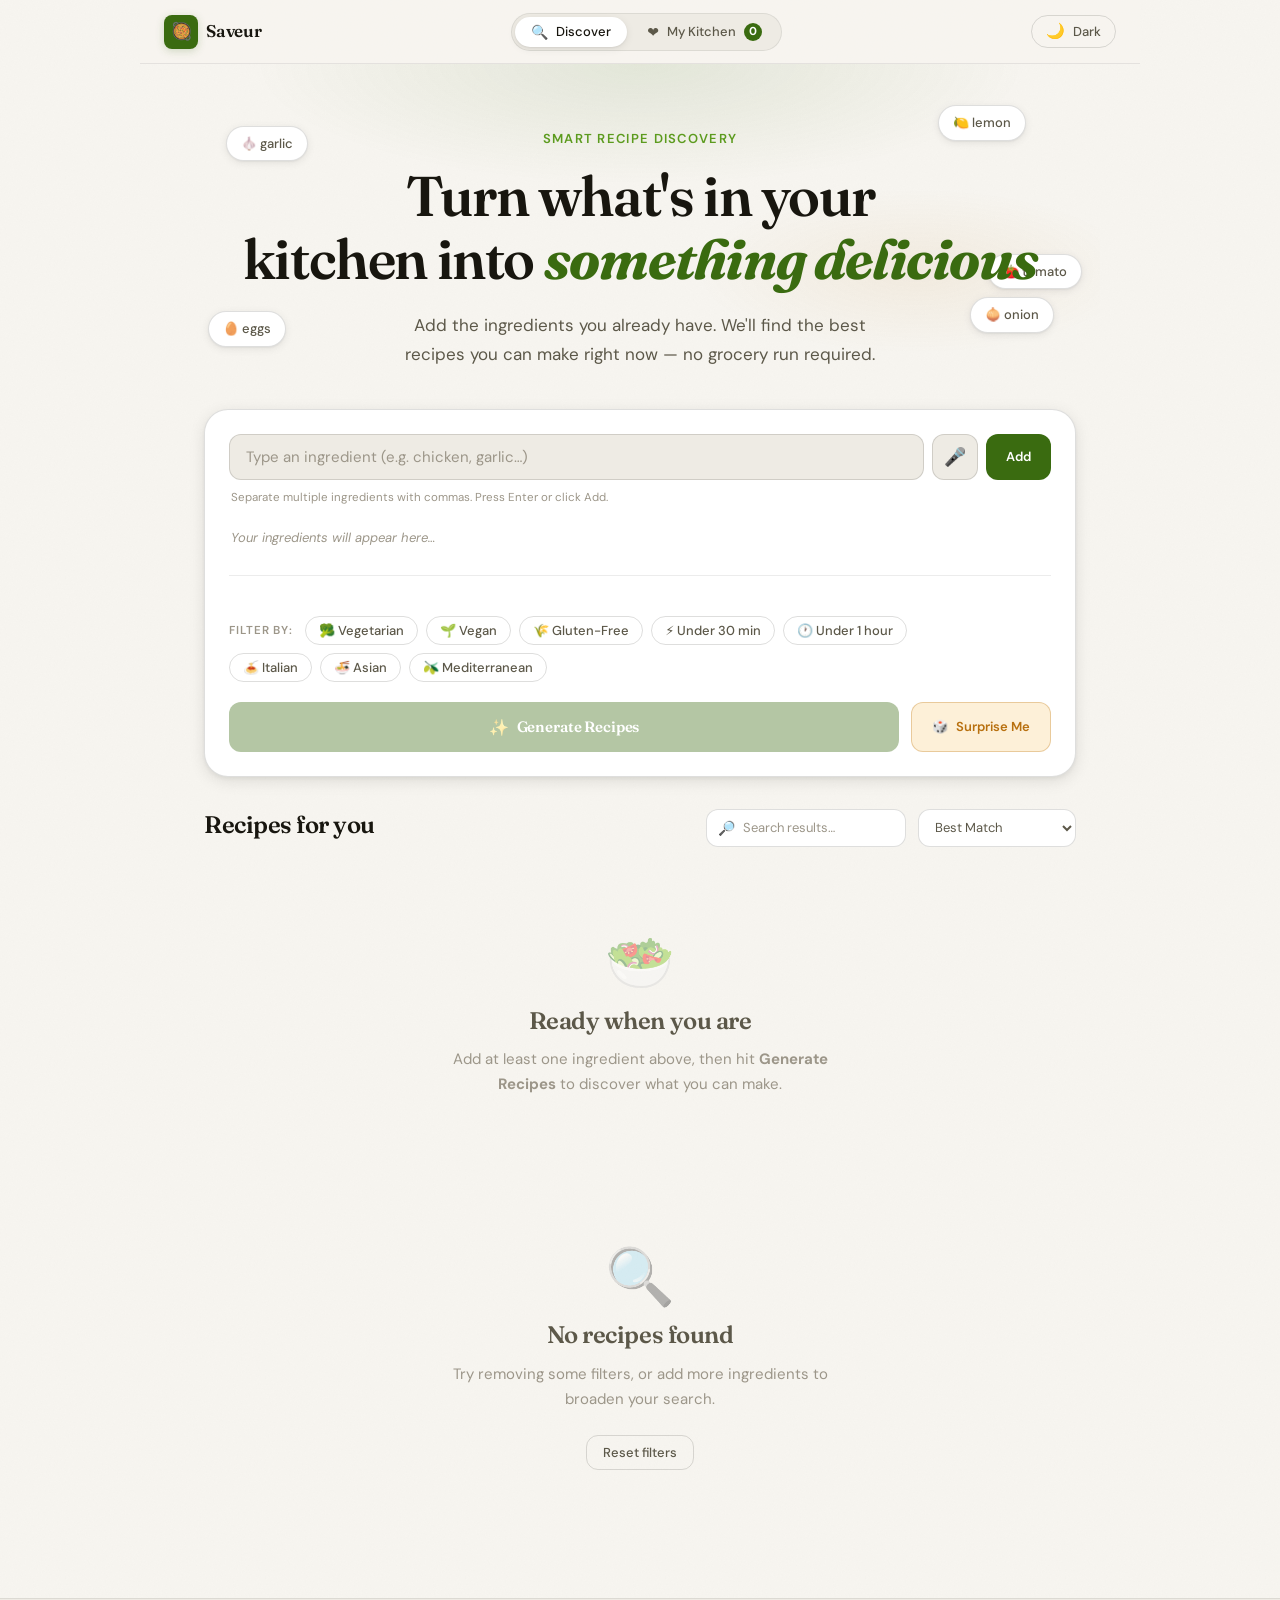
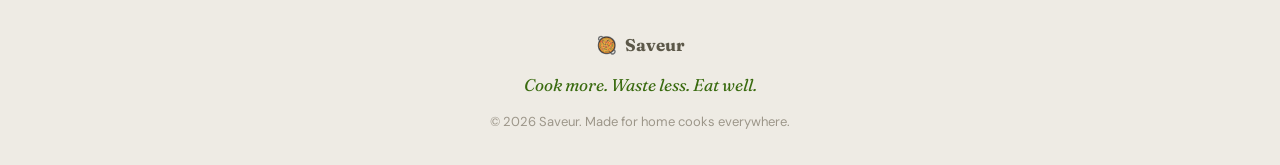
<file: index.html>
<!DOCTYPE html>
<html lang="en" data-theme="light">
<head>
  <meta charset="UTF-8" />
  <meta name="viewport" content="width=device-width, initial-scale=1.0" />
  <meta name="description" content="Saveur – Find delicious recipes using ingredients you already have at home." />
  <meta name="theme-color" content="#FAFAF7" />
  <title>Saveur – Recipe Discovery</title>

  <!-- Fonts -->
  <link rel="preconnect" href="https://fonts.googleapis.com" />
  <link rel="preconnect" href="https://fonts.gstatic.com" crossorigin />
  <link
    href="https://fonts.googleapis.com/css2?family=Fraunces:ital,opsz,wght@0,9..144,400;0,9..144,600;0,9..144,700;1,9..144,400;1,9..144,600&family=DM+Sans:ital,opsz,wght@0,9..40,300;0,9..40,400;0,9..40,500;0,9..40,600;1,9..40,400&display=swap"
    rel="stylesheet"
  />

  <!-- Stylesheet -->
  <link rel="stylesheet" href="styles.css" />
</head>

<body>

  <!-- ═══════════════════════════════════════════════
       TOAST NOTIFICATION CONTAINER
       JS will inject <div class="toast"> elements here
  ═══════════════════════════════════════════════ -->
  <div id="toast-container" role="status" aria-live="polite" aria-atomic="true"></div>


  <!-- ═══════════════════════════════════════════════
       NAVIGATION
  ═══════════════════════════════════════════════ -->
  <header class="site-header" role="banner">
    <nav class="navbar" aria-label="Main navigation">

      <!-- Brand -->
      <a href="#" class="nav-brand" aria-label="Saveur home">
        <span class="nav-brand__icon" aria-hidden="true">🥘</span>
        <span class="nav-brand__name">Saveur</span>
      </a>

      <!-- Primary Tab Navigation (switches between the two main views) -->
      <div class="nav-tabs" role="tablist" aria-label="App sections">
        <button
          class="nav-tab nav-tab--active"
          role="tab"
          id="tab-discover"
          aria-selected="true"
          aria-controls="view-discover"
          data-view="discover"
        >
          <span class="nav-tab__icon" aria-hidden="true">🔍</span>
          <span class="nav-tab__label">Discover</span>
        </button>
        <button
          class="nav-tab"
          role="tab"
          id="tab-kitchen"
          aria-selected="false"
          aria-controls="view-kitchen"
          data-view="kitchen"
        >
          <span class="nav-tab__icon" aria-hidden="true">❤️</span>
          <span class="nav-tab__label">My Kitchen</span>
          <!-- JS will update the count badge -->
          <span class="nav-tab__badge" id="fav-count-badge" aria-label="0 saved recipes" hidden>0</span>
        </button>
      </div>

      <!-- Nav Utilities -->
      <div class="nav-utils">
        <button
          class="btn-icon-pill"
          id="dark-mode-toggle"
          aria-label="Switch to dark mode"
          aria-pressed="false"
          title="Toggle dark mode"
        >
          <span class="btn-icon-pill__icon" id="dark-mode-icon" aria-hidden="true">🌙</span>
          <span class="btn-icon-pill__label" id="dark-mode-label">Dark</span>
        </button>
      </div>

    </nav>
  </header>


  <!-- ═══════════════════════════════════════════════
       MAIN CONTENT
  ═══════════════════════════════════════════════ -->
  <main id="main-content">


    <!-- ─────────────────────────────────────────
         VIEW 1: DISCOVER
         The primary ingredient-input + results view
    ───────────────────────────────────────── -->
    <section
      id="view-discover"
      class="view view--active"
      role="tabpanel"
      aria-labelledby="tab-discover"
      tabindex="0"
    >

      <!-- Hero -->
      <div class="hero">
        <div class="hero__content">
          <p class="hero__eyebrow">Smart recipe discovery</p>
          <h1 class="hero__headline">
            Turn what's in your<br />
            kitchen into <em>something delicious</em>
          </h1>
          <p class="hero__sub">
            Add the ingredients you already have. We'll find the best
            recipes you can make right now — no grocery run required.
          </p>
        </div>

        <!-- Decorative floating badges — pure CSS, aria-hidden -->
        <div class="hero__decoration" aria-hidden="true">
          <span class="hero__pill hero__pill--1">🧄 garlic</span>
          <span class="hero__pill hero__pill--2">🍋 lemon</span>
          <span class="hero__pill hero__pill--3">🥚 eggs</span>
          <span class="hero__pill hero__pill--4">🧅 onion</span>
          <span class="hero__pill hero__pill--5">🍅 tomato</span>
        </div>
      </div>
      <!-- /hero -->


      <!-- Ingredient Input Panel -->
      <section class="input-panel" aria-labelledby="input-panel-heading">
        <h2 class="sr-only" id="input-panel-heading">Add your ingredients</h2>

        <div class="input-card">

          <!-- Input Row -->
          <div class="input-row" role="group" aria-label="Ingredient entry">
            <label for="ingredient-input" class="sr-only">Type an ingredient</label>
            <input
              type="text"
              id="ingredient-input"
              class="ingredient-input"
              placeholder="Type an ingredient (e.g. chicken, garlic…)"
              autocomplete="off"
              autocapitalize="none"
              spellcheck="false"
              aria-describedby="input-hint"
            />
            <button
              class="btn-voice"
              id="voice-btn"
              type="button"
              aria-label="Add ingredient by voice"
              title="Voice input"
            >
              <span aria-hidden="true">🎤</span>
            </button>
            <button class="btn-add" id="add-btn" type="button">
              Add
            </button>
          </div>
          <p class="input-hint" id="input-hint">
            Separate multiple ingredients with commas. Press Enter or click Add.
          </p>

          <!-- Ingredient Chips
               JS renders <div class="chip">…</div> elements here -->
          <div
            class="chips-container"
            id="chips-container"
            role="list"
            aria-label="Added ingredients"
            aria-live="polite"
          >
            <!-- placeholder shown when no ingredients added -->
            <p class="chips-placeholder" id="chips-placeholder" aria-hidden="true">
              Your ingredients will appear here…
            </p>
          </div>

          <!-- Divider -->
          <div class="input-divider" role="separator" aria-hidden="true"></div>

          <!-- Filter Bar -->
          <div class="filter-bar" role="group" aria-label="Recipe filters">
            <span class="filter-bar__label" aria-hidden="true">Filter by:</span>

            <!-- Diet Filters -->
            <div class="filter-group" role="group" aria-label="Dietary filters">
              <button class="filter-chip" data-filter="vegetarian" aria-pressed="false" type="button">
                🥦 Vegetarian
              </button>
              <button class="filter-chip" data-filter="vegan" aria-pressed="false" type="button">
                🌱 Vegan
              </button>
              <button class="filter-chip" data-filter="gluten-free" aria-pressed="false" type="button">
                🌾 Gluten-Free
              </button>
            </div>

            <!-- Time Filters -->
            <div class="filter-group" role="group" aria-label="Time filters">
              <button class="filter-chip" data-filter="quick" aria-pressed="false" type="button">
                ⚡ Under 30 min
              </button>
              <button class="filter-chip" data-filter="under60" aria-pressed="false" type="button">
                🕐 Under 1 hour
              </button>
            </div>

            <!-- Cuisine Filters -->
            <div class="filter-group" role="group" aria-label="Cuisine filters">
              <button class="filter-chip" data-filter="italian" aria-pressed="false" type="button">
                🍝 Italian
              </button>
              <button class="filter-chip" data-filter="asian" aria-pressed="false" type="button">
                🍜 Asian
              </button>
              <button class="filter-chip" data-filter="mediterranean" aria-pressed="false" type="button">
                🫒 Mediterranean
              </button>
            </div>

            <!-- Clear All Filters -->
            <button class="btn-clear-filters" id="clear-filters-btn" type="button" hidden>
              Clear all
            </button>
          </div>
          <!-- /filter-bar -->

          <!-- Action Buttons -->
          <div class="action-row">
            <button class="btn-generate" id="generate-btn" type="button" disabled aria-disabled="true">
              <span class="btn-generate__icon" aria-hidden="true">✨</span>
              <span class="btn-generate__label" id="generate-label">Generate Recipes</span>
            </button>
            <button class="btn-surprise" id="surprise-btn" type="button" title="Open a random recipe">
              <span aria-hidden="true">🎲</span>
              Surprise Me
            </button>
          </div>

        </div>
        <!-- /input-card -->
      </section>
      <!-- /input-panel -->


      <!-- Results Section -->
      <section
        class="results-section"
        id="results-section"
        aria-labelledby="results-heading"
        aria-live="polite"
        aria-atomic="false"
      >

        <!-- Results Header (hidden until results load) -->
        <div class="results-header" id="results-header" hidden>
          <div class="results-header__left">
            <h2 class="results-heading" id="results-heading">Recipes for you</h2>
            <!-- JS updates this -->
            <p class="results-count" id="results-count" aria-live="polite"></p>
          </div>
          <div class="results-header__right">
            <!-- Search within results -->
            <div class="search-bar" role="search" aria-label="Filter results">
              <label for="results-search" class="sr-only">Search within results</label>
              <span class="search-bar__icon" aria-hidden="true">🔎</span>
              <input
                type="search"
                id="results-search"
                class="search-bar__input"
                placeholder="Search results…"
                autocomplete="off"
              />
            </div>
            <!-- Sort control -->
            <div class="sort-control">
              <label for="sort-select" class="sr-only">Sort recipes by</label>
              <select id="sort-select" class="sort-select" aria-label="Sort recipes">
                <option value="match">Best Match</option>
                <option value="time">Quickest First</option>
                <option value="calories">Lowest Calories</option>
                <option value="ingredients">Fewest Ingredients</option>
              </select>
            </div>
          </div>
        </div>
        <!-- /results-header -->


        <!-- Loading State (shown while JS "generates" results) -->
        <div class="loading-state" id="loading-state" hidden aria-label="Loading recipes" role="status">
          <div class="loading-state__spinner" aria-hidden="true"></div>
          <p class="loading-state__text">Finding your perfect recipes…</p>
          <div class="loading-state__skeleton-grid" aria-hidden="true">
            <!-- Three skeleton cards -->
            <div class="skeleton-card"><div class="skeleton skeleton--img"></div><div class="skeleton skeleton--title"></div><div class="skeleton skeleton--line"></div><div class="skeleton skeleton--line skeleton--line-short"></div></div>
            <div class="skeleton-card"><div class="skeleton skeleton--img"></div><div class="skeleton skeleton--title"></div><div class="skeleton skeleton--line"></div><div class="skeleton skeleton--line skeleton--line-short"></div></div>
            <div class="skeleton-card"><div class="skeleton skeleton--img"></div><div class="skeleton skeleton--title"></div><div class="skeleton skeleton--line"></div><div class="skeleton skeleton--line skeleton--line-short"></div></div>
          </div>
        </div>


        <!-- Empty / Prompt State (shown before first search) -->
        <div class="empty-state" id="empty-state-initial">
          <span class="empty-state__icon" aria-hidden="true">🥗</span>
          <h3 class="empty-state__heading">Ready when you are</h3>
          <p class="empty-state__body">Add at least one ingredient above, then hit <strong>Generate Recipes</strong> to discover what you can make.</p>
        </div>


        <!-- No Results State (shown when filters match nothing) -->
        <div class="empty-state" id="empty-state-no-results" hidden>
          <span class="empty-state__icon" aria-hidden="true">🔍</span>
          <h3 class="empty-state__heading">No recipes found</h3>
          <p class="empty-state__body">Try removing some filters, or add more ingredients to broaden your search.</p>
          <button class="btn-ghost" id="reset-filters-btn" type="button">Reset filters</button>
        </div>


        <!-- Recipe Grid
             JS renders <article class="recipe-card">…</article> elements here -->
        <div
          class="recipes-grid"
          id="recipes-grid"
          role="list"
          aria-label="Recipe results"
        >
          <!-- Recipe cards injected by script.js -->
        </div>

      </section>
      <!-- /results-section -->

    </section>
    <!-- /view-discover -->


    <!-- ─────────────────────────────────────────
         VIEW 2: MY KITCHEN
         Favorites, recently viewed, and shopping list
    ───────────────────────────────────────── -->
    <section
      id="view-kitchen"
      class="view"
      role="tabpanel"
      aria-labelledby="tab-kitchen"
      tabindex="0"
      hidden
    >

      <!-- Kitchen Hero Bar -->
      <div class="kitchen-header">
        <div class="kitchen-header__text">
          <h2 class="kitchen-header__heading">My Kitchen</h2>
          <p class="kitchen-header__sub">Your saved recipes and shopping lists, all in one place.</p>
        </div>
        <div class="kitchen-header__actions">
          <button class="btn-ghost" id="clear-favorites-btn" type="button">
            Clear all favorites
          </button>
        </div>
      </div>


      <!-- Kitchen Stats Bar -->
      <div class="kitchen-stats" aria-label="Kitchen summary">
        <div class="kitchen-stat">
          <span class="kitchen-stat__value" id="stat-saved">0</span>
          <span class="kitchen-stat__label">Saved recipes</span>
        </div>
        <div class="kitchen-stat">
          <span class="kitchen-stat__value" id="stat-shopping">0</span>
          <span class="kitchen-stat__label">Shopping items</span>
        </div>
        <div class="kitchen-stat">
          <span class="kitchen-stat__value" id="stat-recent">0</span>
          <span class="kitchen-stat__label">Recently viewed</span>
        </div>
      </div>


      <!-- Kitchen Tabs (sub-navigation within My Kitchen) -->
      <div class="kitchen-tabs" role="tablist" aria-label="My Kitchen sections">
        <button
          class="kitchen-tab kitchen-tab--active"
          role="tab"
          id="ktab-favorites"
          aria-selected="true"
          aria-controls="kview-favorites"
          data-kview="favorites"
        >
          ❤️ Favorites
        </button>
        <button
          class="kitchen-tab"
          role="tab"
          id="ktab-shopping"
          aria-selected="false"
          aria-controls="kview-shopping"
          data-kview="shopping"
        >
          🛒 Shopping List
        </button>
        <button
          class="kitchen-tab"
          role="tab"
          id="ktab-recent"
          aria-selected="false"
          aria-controls="kview-recent"
          data-kview="recent"
        >
          🕐 Recently Viewed
        </button>
      </div>


      <!-- ── Kitchen Sub-view: Favorites ── -->
      <div
        id="kview-favorites"
        class="kitchen-view kitchen-view--active"
        role="tabpanel"
        aria-labelledby="ktab-favorites"
      >
        <!-- Empty favorites state -->
        <div class="empty-state" id="empty-favorites" hidden>
          <span class="empty-state__icon" aria-hidden="true">🤍</span>
          <h3 class="empty-state__heading">No favorites yet</h3>
          <p class="empty-state__body">When you find a recipe you love, tap the heart icon to save it here.</p>
          <button class="btn-primary" id="go-discover-btn" type="button">Browse Recipes</button>
        </div>

        <!-- Favorites Grid
             JS renders recipe cards here (same card component as Discover) -->
        <div
          class="recipes-grid"
          id="favorites-grid"
          role="list"
          aria-label="Saved recipes"
        >
          <!-- Favorite recipe cards injected by script.js -->
        </div>
      </div>
      <!-- /kview-favorites -->


      <!-- ── Kitchen Sub-view: Shopping List ── -->
      <div
        id="kview-shopping"
        class="kitchen-view"
        role="tabpanel"
        aria-labelledby="ktab-shopping"
        hidden
      >
        <div class="shopping-panel">

          <!-- Shopping list controls -->
          <div class="shopping-controls">
            <p class="shopping-controls__hint">
              Items are added automatically when you open a recipe. Check them off as you shop.
            </p>
            <div class="shopping-controls__actions">
              <button class="btn-ghost btn--small" id="check-all-btn" type="button">Check all</button>
              <button class="btn-ghost btn--small btn--danger" id="clear-checked-btn" type="button">Remove checked</button>
              <button class="btn-ghost btn--small" id="copy-list-btn" type="button">
                <span aria-hidden="true">📋</span> Copy list
              </button>
            </div>
          </div>

          <!-- Shopping list organized by recipe
               JS renders <section class="shopping-recipe-group">…</section> blocks here -->
          <div
            class="shopping-list"
            id="shopping-list"
            aria-label="Shopping list"
            aria-live="polite"
          >
            <!-- Injected by script.js — grouped by recipe -->
          </div>

          <!-- Empty shopping state -->
          <div class="empty-state" id="empty-shopping" hidden>
            <span class="empty-state__icon" aria-hidden="true">🛒</span>
            <h3 class="empty-state__heading">Your list is empty</h3>
            <p class="empty-state__body">Open any recipe and missing ingredients will be added here automatically.</p>
          </div>

        </div>
      </div>
      <!-- /kview-shopping -->


      <!-- ── Kitchen Sub-view: Recently Viewed ── -->
      <div
        id="kview-recent"
        class="kitchen-view"
        role="tabpanel"
        aria-labelledby="ktab-recent"
        hidden
      >
        <!-- Empty recently viewed state -->
        <div class="empty-state" id="empty-recent" hidden>
          <span class="empty-state__icon" aria-hidden="true">🕐</span>
          <h3 class="empty-state__heading">Nothing viewed yet</h3>
          <p class="empty-state__body">Recipes you open will appear here so you can quickly find them again.</p>
        </div>

        <!-- Recently viewed grid
             JS renders recipe cards here -->
        <div
          class="recipes-grid"
          id="recent-grid"
          role="list"
          aria-label="Recently viewed recipes"
        >
          <!-- Injected by script.js -->
        </div>
      </div>
      <!-- /kview-recent -->

    </section>
    <!-- /view-kitchen -->


  </main>
  <!-- /main-content -->


  <!-- ═══════════════════════════════════════════════
       RECIPE MODAL
       Shell is always in DOM. JS populates #modal-content
       and sets aria-hidden="false" to open it.
  ═══════════════════════════════════════════════ -->
  <div
    class="modal-overlay"
    id="modal-overlay"
    role="dialog"
    aria-modal="true"
    aria-labelledby="modal-recipe-title"
    aria-hidden="true"
    tabindex="-1"
  >
    <div class="modal" id="modal">

      <!-- Modal Header Image / Emoji area -->
      <div class="modal__hero" id="modal-hero" aria-hidden="true">
        <!-- JS injects emoji or gradient here -->
      </div>

      <!-- Close button -->
      <button
        class="modal__close"
        id="modal-close-btn"
        type="button"
        aria-label="Close recipe"
      >
        <span aria-hidden="true">✕</span>
      </button>

      <!-- Modal Scrollable Body -->
      <div class="modal__body" id="modal-body">

        <!-- Recipe Title & Meta — JS populates -->
        <header class="modal__header">
          <h2 class="modal__title" id="modal-recipe-title">
            <!-- JS: recipe title -->
          </h2>
          <div class="modal__meta" id="modal-meta" aria-label="Recipe details">
            <!-- JS injects: time, servings, dietary tags -->
          </div>
        </header>

        <!-- Description -->
        <p class="modal__desc" id="modal-desc">
          <!-- JS: recipe description -->
        </p>

        <!-- Tabs within modal -->
        <div class="modal-tabs" role="tablist" aria-label="Recipe sections">
          <button class="modal-tab modal-tab--active" role="tab" id="mtab-overview" aria-selected="true" aria-controls="mview-overview" data-mview="overview" type="button">Overview</button>
          <button class="modal-tab" role="tab" id="mtab-ingredients" aria-selected="false" aria-controls="mview-ingredients" data-mview="ingredients" type="button">Ingredients</button>
          <button class="modal-tab" role="tab" id="mtab-steps" aria-selected="false" aria-controls="mview-steps" data-mview="steps" type="button">Steps</button>
          <button class="modal-tab" role="tab" id="mtab-nutrition" aria-selected="false" aria-controls="mview-nutrition" data-mview="nutrition" type="button">Nutrition</button>
        </div>

        <!-- Modal Tab: Overview -->
        <div id="mview-overview" class="modal-view modal-view--active" role="tabpanel" aria-labelledby="mtab-overview">

          <!-- Match Score bar -->
          <div class="modal__match-bar" id="modal-match-bar" aria-label="Ingredient match">
            <div class="modal__match-bar-labels">
              <span id="modal-match-label">% match</span>
              <span id="modal-match-detail">of ingredients you have</span>
            </div>
            <div class="modal__match-track" role="progressbar" aria-valuenow="0" aria-valuemin="0" aria-valuemax="100" id="modal-match-track">
              <div class="modal__match-fill" id="modal-match-fill"></div>
            </div>
          </div>

          <!-- Quick Ingredient Overview (have / need split) -->
          <div class="modal__ingredient-overview" id="modal-ingredient-overview">
            <div class="modal__ingredient-col">
              <h3 class="modal__ingredient-col-heading modal__ingredient-col-heading--have">✅ You have</h3>
              <ul class="modal__ingredient-list" id="modal-have-list" aria-label="Ingredients you have">
                <!-- JS injects <li> items -->
              </ul>
            </div>
            <div class="modal__ingredient-col">
              <h3 class="modal__ingredient-col-heading modal__ingredient-col-heading--need">🛒 You need</h3>
              <ul class="modal__ingredient-list" id="modal-need-list" aria-label="Ingredients you still need">
                <!-- JS injects <li> items -->
              </ul>
            </div>
          </div>

        </div>
        <!-- /mview-overview -->

        <!-- Modal Tab: Full Ingredients -->
        <div id="mview-ingredients" class="modal-view" role="tabpanel" aria-labelledby="mtab-ingredients" hidden>
          <div class="modal__servings-control" aria-label="Adjust servings">
            <span class="modal__servings-label">Servings:</span>
            <button class="btn-stepper" id="servings-decrease" type="button" aria-label="Decrease servings">−</button>
            <span class="modal__servings-value" id="modal-servings-value" aria-live="polite">4</span>
            <button class="btn-stepper" id="servings-increase" type="button" aria-label="Increase servings">+</button>
          </div>
          <!-- Full ingredient list with scaled amounts — JS renders -->
          <ul class="modal__full-ingredient-list" id="modal-full-ingredients" aria-label="Full ingredient list">
            <!-- JS injects <li> items -->
          </ul>
        </div>
        <!-- /mview-ingredients -->

        <!-- Modal Tab: Steps -->
        <div id="mview-steps" class="modal-view" role="tabpanel" aria-labelledby="mtab-steps" hidden>
          <ol class="modal__steps" id="modal-steps" aria-label="Cooking instructions">
            <!-- JS injects <li class="modal__step"> items -->
          </ol>
        </div>
        <!-- /mview-steps -->

        <!-- Modal Tab: Nutrition -->
        <div id="mview-nutrition" class="modal-view" role="tabpanel" aria-labelledby="mtab-nutrition" hidden>
          <p class="modal__nutrition-note">Values are approximate and per serving.</p>
          <div class="nutrition-grid" id="modal-nutrition-grid" aria-label="Nutritional information">
            <!-- JS injects .nutrition-card elements -->
          </div>
        </div>
        <!-- /mview-nutrition -->

        <!-- Modal Actions Footer -->
        <footer class="modal__actions">
          <button class="btn-favorite" id="modal-fav-btn" type="button" aria-pressed="false" aria-label="Save to favorites">
            <span class="btn-favorite__icon" id="modal-fav-icon" aria-hidden="true">🤍</span>
            <span class="btn-favorite__label" id="modal-fav-label">Save Recipe</span>
          </button>
          <button class="btn-add-shopping" id="modal-shopping-btn" type="button" aria-label="Add missing ingredients to shopping list">
            <span aria-hidden="true">🛒</span>
            Add to Shopping List
          </button>
          <button class="btn-share" id="modal-copy-btn" type="button" aria-label="Copy recipe to clipboard">
            <span aria-hidden="true">📋</span>
            Copy
          </button>
        </footer>

      </div>
      <!-- /modal-body -->
    </div>
    <!-- /modal -->
  </div>
  <!-- /modal-overlay -->


  <!-- ═══════════════════════════════════════════════
       SITE FOOTER
  ═══════════════════════════════════════════════ -->
  <footer class="site-footer" role="contentinfo">
    <div class="site-footer__inner">
      <div class="site-footer__brand">
        <span aria-hidden="true">🥘</span>
        <strong>Saveur</strong>
      </div>
      <p class="site-footer__tagline">
        Cook more. Waste less. Eat well.
      </p>
      <p class="site-footer__copy">
        &copy; <span id="footer-year">2025</span> Saveur. Made for home cooks everywhere.
      </p>
    </div>
  </footer>


  <!-- ═══════════════════════════════════════════════
       SCRIPTS
  ═══════════════════════════════════════════════ -->
  <script src="script.js" defer></script>

</body>
</html>
</file>
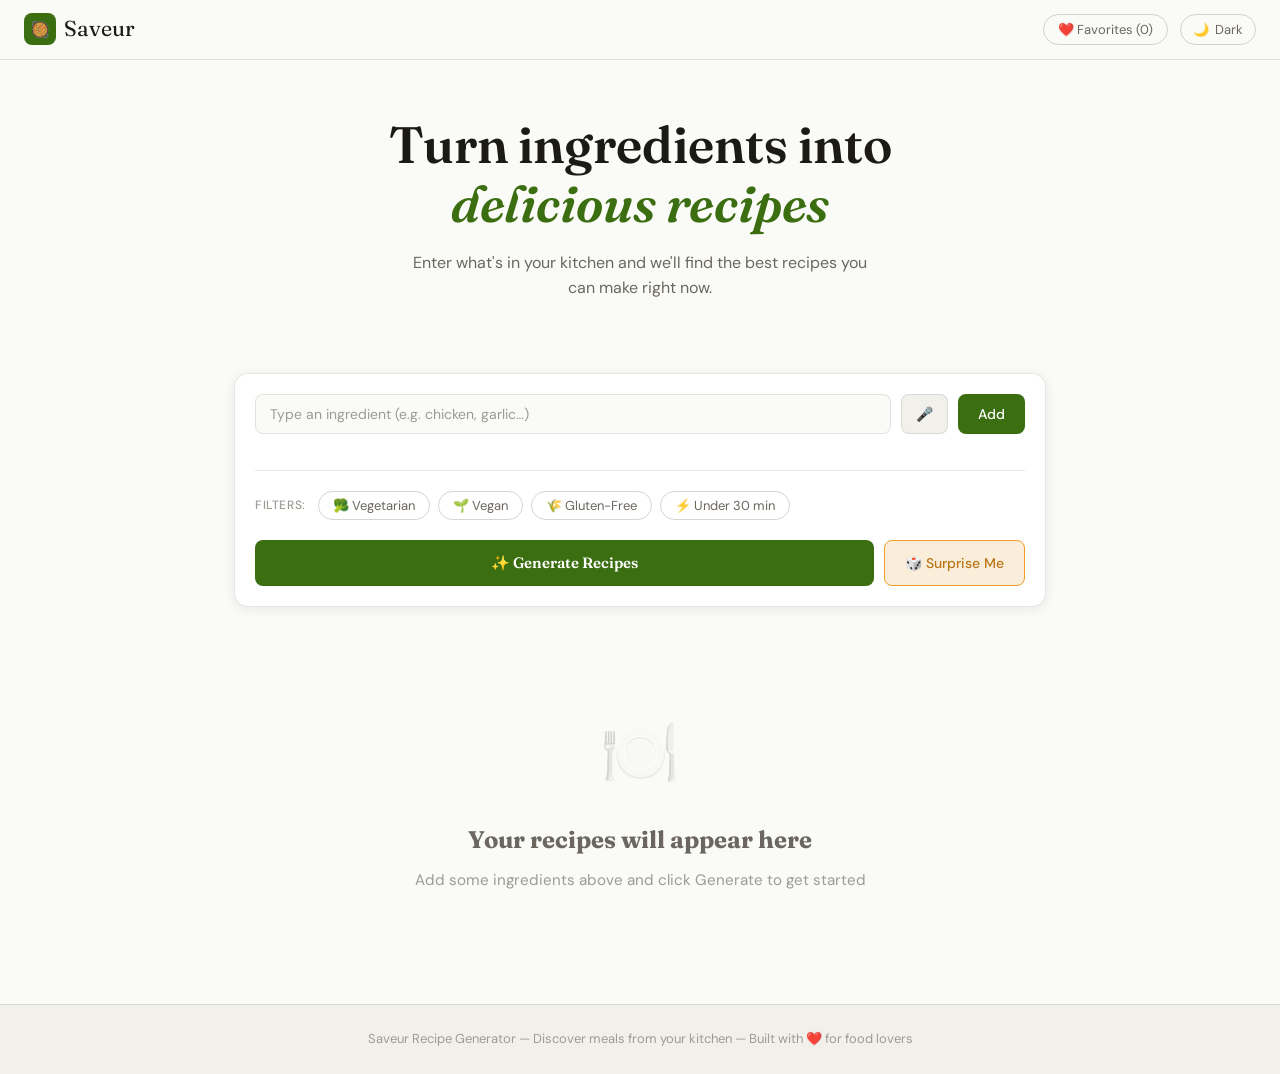
<file: recipe_generator_app.html>
<!DOCTYPE html>
<html lang="en">
<head>
<meta charset="UTF-8">
<meta name="viewport" content="width=device-width, initial-scale=1.0">
<title>Recipe Generator</title>
<link rel="preconnect" href="https://fonts.googleapis.com">
<link href="https://fonts.googleapis.com/css2?family=Fraunces:ital,wght@0,400;0,600;1,400&family=DM+Sans:wght@300;400;500;600&display=swap" rel="stylesheet">
<style>
  :root {
    --bg: #FAFAF7;
    --bg2: #F2F0EA;
    --card: #FFFFFF;
    --text: #1C1A15;
    --text2: #6B6760;
    --text3: #9E9B95;
    --border: rgba(28,26,21,0.1);
    --border2: rgba(28,26,21,0.18);
    --green: #3B6D11;
    --green-bg: #EAF3DE;
    --green-mid: #639922;
    --orange: #BA7517;
    --orange-bg: #FAEEDA;
    --orange-mid: #EF9F27;
    --red: #A32D2D;
    --red-bg: #FCEBEB;
    --accent: #3B6D11;
    --shadow: 0 2px 12px rgba(28,26,21,0.08);
    --shadow-lg: 0 8px 32px rgba(28,26,21,0.12);
    --radius: 14px;
    --radius-sm: 8px;
    --transition: 0.2s cubic-bezier(0.4,0,0.2,1);
  }
  .dark {
    --bg: #161512;
    --bg2: #1F1D18;
    --card: #252320;
    --text: #F0EDE6;
    --text2: #A8A49C;
    --text3: #706D66;
    --border: rgba(240,237,230,0.08);
    --border2: rgba(240,237,230,0.15);
    --green: #97C459;
    --green-bg: #17340A;
    --green-mid: #639922;
    --orange: #EF9F27;
    --orange-bg: #412402;
    --orange-mid: #BA7517;
    --red: #F09595;
    --red-bg: #501313;
    --accent: #97C459;
    --shadow: 0 2px 12px rgba(0,0,0,0.3);
    --shadow-lg: 0 8px 32px rgba(0,0,0,0.4);
  }
  * { margin:0; padding:0; box-sizing:border-box; }
  body { font-family:'DM Sans',sans-serif; background:var(--bg); color:var(--text); font-size:15px; line-height:1.6; transition:background var(--transition),color var(--transition); min-height:100vh; }

  nav { position:sticky; top:0; z-index:100; background:var(--bg); border-bottom:1px solid var(--border); padding:0 1.5rem; display:flex; align-items:center; justify-content:space-between; height:60px; backdrop-filter:blur(12px); }
  .nav-logo { font-family:'Fraunces',serif; font-size:1.35rem; color:var(--text); display:flex; align-items:center; gap:8px; }
  .logo-icon { width:32px; height:32px; background:var(--green); border-radius:8px; display:flex; align-items:center; justify-content:center; font-size:16px; }
  .nav-right { display:flex; align-items:center; gap:12px; }
  .dark-toggle { background:none; border:1px solid var(--border2); border-radius:20px; padding:6px 12px; cursor:pointer; font-size:13px; color:var(--text2); transition:all var(--transition); font-family:'DM Sans',sans-serif; display:flex; align-items:center; gap:6px; }
  .dark-toggle:hover { background:var(--bg2); color:var(--text); }
  .fav-btn-nav { background:none; border:1px solid var(--border2); border-radius:20px; padding:6px 14px; cursor:pointer; font-size:13px; color:var(--text2); transition:all var(--transition); font-family:'DM Sans',sans-serif; }
  .fav-btn-nav:hover { background:var(--bg2); }

  .hero { padding:3.5rem 1.5rem 2.5rem; max-width:860px; margin:0 auto; text-align:center; }
  .hero h1 { font-family:'Fraunces',serif; font-size:clamp(2rem,5vw,3.2rem); font-weight:600; line-height:1.15; color:var(--text); margin-bottom:1rem; }
  .hero h1 em { color:var(--green); font-style:italic; }
  .hero p { color:var(--text2); font-size:1rem; max-width:480px; margin:0 auto 2rem; }

  .input-section { max-width:860px; margin:0 auto; padding:0 1.5rem 2rem; }
  .ingredient-input-box { background:var(--card); border:1px solid var(--border); border-radius:var(--radius); padding:1.25rem; box-shadow:var(--shadow); }
  .ingredient-input-row { display:flex; gap:10px; }
  .ingredient-input-row input { flex:1; border:1px solid var(--border); border-radius:var(--radius-sm); padding:10px 14px; background:var(--bg); color:var(--text); font-size:14px; font-family:'DM Sans',sans-serif; outline:none; transition:border-color var(--transition); }
  .ingredient-input-row input:focus { border-color:var(--green); }
  .ingredient-input-row input::placeholder { color:var(--text3); }
  .btn-add { background:var(--green); color:#fff; border:none; border-radius:var(--radius-sm); padding:10px 20px; cursor:pointer; font-size:14px; font-weight:500; font-family:'DM Sans',sans-serif; white-space:nowrap; transition:all var(--transition); }
  .btn-add:hover { opacity:0.85; transform:translateY(-1px); }
  .btn-voice { background:var(--bg2); color:var(--text2); border:1px solid var(--border); border-radius:var(--radius-sm); padding:10px 14px; cursor:pointer; font-size:14px; transition:all var(--transition); }
  .btn-voice:hover { background:var(--border); color:var(--text); }
  .btn-voice.listening { background:var(--red-bg); color:var(--red); border-color:var(--red); animation:pulse 1s infinite; }
  @keyframes pulse { 0%,100%{opacity:1} 50%{opacity:0.6} }
  .chips { display:flex; flex-wrap:wrap; gap:8px; margin-top:1rem; min-height:0; }
  .chip { display:inline-flex; align-items:center; gap:6px; background:var(--green-bg); color:var(--green); border-radius:20px; padding:5px 12px; font-size:13px; font-weight:500; animation:chipIn 0.2s ease; }
  @keyframes chipIn { from{opacity:0;transform:scale(0.85)} to{opacity:1;transform:scale(1)} }
  .chip-x { background:none; border:none; cursor:pointer; color:var(--green); font-size:15px; line-height:1; padding:0; margin-left:2px; }
  .chip-x:hover { color:var(--red); }

  .filters-row { display:flex; gap:8px; flex-wrap:wrap; margin-top:1.25rem; padding-top:1.25rem; border-top:1px solid var(--border); align-items:center; }
  .filter-label { font-size:12px; color:var(--text3); font-weight:500; text-transform:uppercase; letter-spacing:0.05em; margin-right:4px; }
  .filter-chip { border:1px solid var(--border2); border-radius:20px; padding:5px 14px; font-size:13px; cursor:pointer; transition:all var(--transition); background:transparent; color:var(--text2); font-family:'DM Sans',sans-serif; }
  .filter-chip:hover { border-color:var(--green); color:var(--green); }
  .filter-chip.active { background:var(--green); color:#fff; border-color:var(--green); }

  .actions-row { display:flex; gap:10px; margin-top:1.25rem; flex-wrap:wrap; }
  .btn-generate { flex:1; background:var(--green); color:#fff; border:none; border-radius:var(--radius-sm); padding:13px 24px; cursor:pointer; font-size:15px; font-weight:600; font-family:'Fraunces',serif; transition:all var(--transition); display:flex; align-items:center; justify-content:center; gap:8px; }
  .btn-generate:hover:not(:disabled) { opacity:0.88; transform:translateY(-1px); box-shadow:0 4px 16px rgba(59,109,17,0.3); }
  .btn-generate:disabled { opacity:0.5; cursor:not-allowed; }
  .btn-surprise { background:var(--orange-bg); color:var(--orange); border:1px solid var(--orange-mid); border-radius:var(--radius-sm); padding:13px 20px; cursor:pointer; font-size:14px; font-weight:500; font-family:'DM Sans',sans-serif; transition:all var(--transition); display:flex; align-items:center; gap:6px; white-space:nowrap; }
  .btn-surprise:hover { background:var(--orange-mid); color:#fff; }

  .search-bar-wrap { max-width:860px; margin:0 auto 1.5rem; padding:0 1.5rem; }
  .search-bar { position:relative; }
  .search-bar input { width:100%; border:1px solid var(--border); border-radius:var(--radius-sm); padding:10px 14px 10px 40px; background:var(--card); color:var(--text); font-size:14px; font-family:'DM Sans',sans-serif; outline:none; transition:border-color var(--transition); }
  .search-bar input:focus { border-color:var(--green-mid); }
  .search-icon { position:absolute; left:12px; top:50%; transform:translateY(-50%); color:var(--text3); font-size:16px; pointer-events:none; }

  .results { max-width:860px; margin:0 auto; padding:0 1.5rem 3rem; }
  .results-header { display:flex; align-items:center; justify-content:space-between; margin-bottom:1.25rem; }
  .results-header h2 { font-family:'Fraunces',serif; font-size:1.4rem; color:var(--text); }
  .results-count { font-size:13px; color:var(--text3); }

  .recipes-grid { display:grid; grid-template-columns:repeat(auto-fill, minmax(320px, 1fr)); gap:1.25rem; }
  .recipe-card { background:var(--card); border:1px solid var(--border); border-radius:var(--radius); overflow:hidden; box-shadow:var(--shadow); transition:all var(--transition); cursor:pointer; animation:cardIn 0.3s ease forwards; opacity:0; }
  .recipe-card:hover { box-shadow:var(--shadow-lg); transform:translateY(-3px); border-color:var(--border2); }
  @keyframes cardIn { to{opacity:1;transform:translateY(0)} from{opacity:0;transform:translateY(16px)} }
  .card-img { width:100%; height:180px; object-fit:cover; position:relative; overflow:hidden; }
  .card-img-placeholder { width:100%; height:180px; display:flex; align-items:center; justify-content:center; font-size:3rem; }
  .card-badges { position:absolute; top:10px; left:10px; display:flex; gap:6px; flex-wrap:wrap; }
  .badge { font-size:11px; font-weight:600; padding:3px 9px; border-radius:12px; }
  .badge-match { background:var(--green); color:#fff; }
  .badge-diet { background:rgba(255,255,255,0.92); color:var(--green); border:1px solid var(--green-mid); }
  .badge-time { background:rgba(255,255,255,0.92); color:var(--orange); }
  .card-body { padding:1rem 1.15rem; }
  .card-title { font-family:'Fraunces',serif; font-size:1.1rem; font-weight:600; color:var(--text); margin-bottom:4px; }
  .card-desc { font-size:13px; color:var(--text2); margin-bottom:10px; line-height:1.5; }
  .card-meta { display:flex; gap:14px; font-size:12px; color:var(--text3); margin-bottom:10px; }
  .card-meta span { display:flex; align-items:center; gap:4px; }
  .card-ingredients { display:flex; flex-wrap:wrap; gap:4px; margin-bottom:10px; }
  .ing-tag { font-size:11px; padding:2px 8px; border-radius:10px; }
  .ing-match { background:var(--green-bg); color:var(--green); }
  .ing-miss { background:var(--red-bg); color:var(--red); }
  .match-bar { height:4px; background:var(--bg2); border-radius:2px; overflow:hidden; margin-bottom:10px; }
  .match-bar-fill { height:100%; border-radius:2px; transition:width 0.6s ease; }
  .card-footer { display:flex; align-items:center; justify-content:space-between; }
  .btn-view { font-size:13px; color:var(--green); background:none; border:1px solid var(--border); border-radius:var(--radius-sm); padding:6px 14px; cursor:pointer; font-family:'DM Sans',sans-serif; transition:all var(--transition); }
  .btn-view:hover { background:var(--green); color:#fff; border-color:var(--green); }
  .btn-fav { background:none; border:none; cursor:pointer; font-size:18px; transition:transform var(--transition); }
  .btn-fav:hover { transform:scale(1.2); }
  .nutrition-mini { display:flex; gap:10px; font-size:11px; color:var(--text3); padding-top:8px; border-top:1px solid var(--border); margin-top:8px; }
  .nutrition-mini span { display:flex; flex-direction:column; align-items:center; }
  .nutrition-mini strong { font-size:13px; color:var(--text); font-weight:600; }

  .empty-state { text-align:center; padding:4rem 1.5rem; }
  .empty-icon { font-size:4rem; margin-bottom:1rem; opacity:0.4; }
  .empty-state h3 { font-family:'Fraunces',serif; font-size:1.5rem; color:var(--text2); margin-bottom:0.5rem; }
  .empty-state p { color:var(--text3); font-size:0.95rem; }

  .loading-overlay { text-align:center; padding:3rem; }
  .loading-spinner { width:40px; height:40px; border:3px solid var(--border); border-top-color:var(--green); border-radius:50%; animation:spin 0.7s linear infinite; margin:0 auto 1rem; }
  @keyframes spin { to{transform:rotate(360deg)} }
  .loading-text { color:var(--text2); font-family:'Fraunces',serif; font-style:italic; }

  .modal-overlay { position:fixed; inset:0; background:rgba(0,0,0,0.5); z-index:200; display:flex; align-items:flex-start; justify-content:center; overflow-y:auto; padding:2rem 1rem; backdrop-filter:blur(4px); animation:fadeIn 0.2s ease; }
  @keyframes fadeIn { from{opacity:0} to{opacity:1} }
  .modal { background:var(--card); border-radius:var(--radius); max-width:680px; width:100%; box-shadow:var(--shadow-lg); animation:slideUp 0.25s ease; }
  @keyframes slideUp { from{transform:translateY(20px);opacity:0} to{transform:translateY(0);opacity:1} }
  .modal-header { position:relative; }
  .modal-img { width:100%; height:220px; object-fit:cover; border-radius:var(--radius) var(--radius) 0 0; display:flex; align-items:center; justify-content:center; font-size:5rem; background:var(--bg2); }
  .modal-close { position:absolute; top:12px; right:12px; background:rgba(0,0,0,0.45); color:#fff; border:none; border-radius:50%; width:32px; height:32px; cursor:pointer; font-size:18px; display:flex; align-items:center; justify-content:center; transition:background var(--transition); }
  .modal-close:hover { background:rgba(0,0,0,0.7); }
  .modal-body { padding:1.5rem; }
  .modal-title { font-family:'Fraunces',serif; font-size:1.6rem; font-weight:600; margin-bottom:0.4rem; }
  .modal-meta { display:flex; gap:16px; font-size:13px; color:var(--text2); margin-bottom:1rem; flex-wrap:wrap; }
  .modal-desc { color:var(--text2); margin-bottom:1.25rem; font-size:0.95rem; line-height:1.7; }
  .modal-section { margin-bottom:1.25rem; }
  .modal-section h4 { font-size:0.8rem; text-transform:uppercase; letter-spacing:0.08em; color:var(--text3); font-weight:600; margin-bottom:0.75rem; }
  .ingredients-cols { display:grid; grid-template-columns:1fr 1fr; gap:6px; }
  .ing-item { font-size:13px; padding:5px 10px; border-radius:var(--radius-sm); }
  .ing-item.have { background:var(--green-bg); color:var(--green); }
  .ing-item.need { background:var(--red-bg); color:var(--red); }
  .steps-list { list-style:none; display:flex; flex-direction:column; gap:10px; }
  .step-item { display:flex; gap:12px; font-size:14px; }
  .step-num { width:26px; height:26px; border-radius:50%; background:var(--green); color:#fff; font-size:12px; font-weight:700; display:flex; align-items:center; justify-content:center; flex-shrink:0; margin-top:1px; }
  .step-text { color:var(--text); line-height:1.6; padding-top:3px; }
  .nutrition-grid { display:grid; grid-template-columns:repeat(4,1fr); gap:10px; }
  .nut-card { background:var(--bg2); border-radius:var(--radius-sm); padding:10px; text-align:center; }
  .nut-val { font-size:1.2rem; font-weight:700; color:var(--text); }
  .nut-label { font-size:11px; color:var(--text3); margin-top:2px; }
  .shopping-list { background:var(--orange-bg); border-radius:var(--radius-sm); padding:1rem; }
  .shopping-list h5 { color:var(--orange); font-size:13px; font-weight:600; margin-bottom:8px; }
  .shopping-item { display:flex; align-items:center; gap:8px; font-size:13px; color:var(--text); padding:3px 0; cursor:pointer; }
  .shopping-item input[type=checkbox] { accent-color:var(--orange); }
  .modal-actions { display:flex; gap:10px; padding-top:1rem; border-top:1px solid var(--border); margin-top:1rem; flex-wrap:wrap; }
  .btn-modal-fav { flex:1; background:var(--green); color:#fff; border:none; border-radius:var(--radius-sm); padding:10px; cursor:pointer; font-size:14px; font-weight:500; font-family:'DM Sans',sans-serif; transition:opacity var(--transition); }
  .btn-modal-fav:hover { opacity:0.85; }
  .btn-copy { flex:1; background:var(--bg2); color:var(--text); border:1px solid var(--border2); border-radius:var(--radius-sm); padding:10px; cursor:pointer; font-size:14px; font-family:'DM Sans',sans-serif; transition:all var(--transition); }
  .btn-copy:hover { background:var(--border); }

  .favs-panel { max-width:860px; margin:0 auto; padding:0 1.5rem 3rem; display:none; }
  .favs-panel.visible { display:block; }
  .favs-panel h2 { font-family:'Fraunces',serif; font-size:1.4rem; margin-bottom:1.25rem; }

  footer { border-top:1px solid var(--border); padding:1.5rem; text-align:center; color:var(--text3); font-size:13px; background:var(--bg2); }

  @media (max-width:580px) {
    .hero { padding:2rem 1rem 1.5rem; }
    .input-section,.results,.search-bar-wrap,.favs-panel { padding-left:1rem; padding-right:1rem; }
    nav { padding:0 1rem; }
    .recipes-grid { grid-template-columns:1fr; }
    .ingredients-cols { grid-template-columns:1fr; }
    .nutrition-grid { grid-template-columns:repeat(2,1fr); }
    .actions-row { flex-direction:column; }
    .btn-generate,.btn-surprise { width:100%; justify-content:center; }
    .modal-body { padding:1rem; }
    .modal { margin:0; border-radius:var(--radius) var(--radius) 0 0; }
  }
</style>
</head>
<body>

<nav>
  <div class="nav-logo">
    <div class="logo-icon">🥘</div>
    Saveur
  </div>
  <div class="nav-right">
    <button class="fav-btn-nav" onclick="toggleFavs()">❤️ Favorites (<span id="fav-count">0</span>)</button>
    <button class="dark-toggle" onclick="toggleDark()"><span id="dark-icon">🌙</span> <span id="dark-label">Dark</span></button>
  </div>
</nav>

<main>
  <section class="hero">
    <h1>Turn ingredients into<br><em>delicious recipes</em></h1>
    <p>Enter what's in your kitchen and we'll find the best recipes you can make right now.</p>
  </section>

  <section class="input-section">
    <div class="ingredient-input-box">
      <div class="ingredient-input-row">
        <input type="text" id="ing-input" placeholder="Type an ingredient (e.g. chicken, garlic…)" onkeydown="handleIngKey(event)">
        <button class="btn-voice" id="voice-btn" onclick="toggleVoice()" title="Voice input">🎤</button>
        <button class="btn-add" onclick="addIngredient()">Add</button>
      </div>
      <div class="chips" id="chips-container"></div>
      <div class="filters-row">
        <span class="filter-label">Filters:</span>
        <button class="filter-chip" data-filter="vegetarian" onclick="toggleFilter(this)">🥦 Vegetarian</button>
        <button class="filter-chip" data-filter="vegan" onclick="toggleFilter(this)">🌱 Vegan</button>
        <button class="filter-chip" data-filter="gluten-free" onclick="toggleFilter(this)">🌾 Gluten-Free</button>
        <button class="filter-chip" data-filter="quick" onclick="toggleFilter(this)">⚡ Under 30 min</button>
      </div>
      <div class="actions-row">
        <button class="btn-generate" id="gen-btn" onclick="generateRecipes()">
          <span id="gen-text">✨ Generate Recipes</span>
        </button>
        <button class="btn-surprise" onclick="surpriseMe()">🎲 Surprise Me</button>
      </div>
    </div>
  </section>

  <section class="search-bar-wrap" id="search-wrap" style="display:none">
    <div class="search-bar">
      <span class="search-icon">🔍</span>
      <input type="text" id="search-input" placeholder="Search recipes by name or ingredient…" oninput="filterBySearch()">
    </div>
  </section>

  <section class="results" id="results-section">
    <div class="empty-state" id="empty-state">
      <div class="empty-icon">🍽️</div>
      <h3>Your recipes will appear here</h3>
      <p>Add some ingredients above and click Generate to get started</p>
    </div>
    <div id="loading-state" class="loading-overlay" style="display:none">
      <div class="loading-spinner"></div>
      <div class="loading-text">Finding the best recipes for you…</div>
    </div>
    <div id="results-header" class="results-header" style="display:none">
      <h2>Suggested Recipes</h2>
      <span class="results-count" id="results-count"></span>
    </div>
    <div class="recipes-grid" id="recipes-grid"></div>
  </section>

  <section class="favs-panel" id="favs-panel">
    <h2>❤️ Saved Favorites</h2>
    <div class="recipes-grid" id="favs-grid"></div>
    <div id="favs-empty" style="text-align:center;color:var(--text3);padding:2rem;display:none">No favorites saved yet.</div>
  </section>
</main>

<div class="modal-overlay" id="modal" style="display:none" onclick="closeModal(event)">
  <div class="modal" id="modal-content"></div>
</div>

<footer>
  <p>Saveur Recipe Generator &mdash; Discover meals from your kitchen &mdash; Built with ❤️ for food lovers</p>
</footer>

<script>
const RECIPES = [
  { id:1, title:"Garlic Butter Chicken", emoji:"🍗", desc:"Juicy pan-seared chicken with rich garlic butter sauce, perfect for weeknight dinners.", time:25, servings:4, tags:["gluten-free"], ingredients:["chicken","garlic","butter","lemon","thyme","salt","pepper"], steps:["Season chicken with salt and pepper.","Heat a skillet over medium-high heat with olive oil.","Sear chicken 5-6 min per side until golden.","Add butter, garlic and thyme; baste for 2 min.","Squeeze lemon juice, rest 3 min before serving."], nutrition:{cal:380,protein:34,carbs:4,fat:25} },
  { id:2, title:"Vegetable Fried Rice", emoji:"🍚", desc:"Classic fried rice packed with colourful vegetables and savory umami flavors.", time:20, servings:3, tags:["vegetarian","vegan"], ingredients:["rice","eggs","carrot","peas","onion","soy sauce","garlic","ginger","oil"], steps:["Cook rice day before or use leftover cold rice.","Heat wok over high heat with oil.","Scramble eggs, set aside.","Sauté onion, garlic, ginger 2 min.","Add carrot and peas, stir-fry 3 min.","Add rice, stir-fry 4 min; add soy sauce and eggs."], nutrition:{cal:310,protein:9,carbs:52,fat:8} },
  { id:3, title:"Pasta Aglio e Olio", emoji:"🍝", desc:"Simple Italian classic – spaghetti tossed with golden garlic, olive oil, and chilli flakes.", time:20, servings:2, tags:["vegetarian"], ingredients:["spaghetti","garlic","olive oil","chilli flakes","parsley","parmesan","salt"], steps:["Boil salted pasta water; cook spaghetti al dente.","Slice garlic thinly; cook in olive oil until golden.","Add chilli flakes, toss in drained pasta.","Add pasta water to emulsify.","Top with parsley and parmesan."], nutrition:{cal:490,protein:14,carbs:68,fat:18} },
  { id:4, title:"Tomato Basil Soup", emoji:"🍅", desc:"Smooth, comforting tomato soup with fresh basil and a hint of cream.", time:35, servings:4, tags:["vegetarian","gluten-free"], ingredients:["tomatoes","onion","garlic","basil","cream","olive oil","vegetable stock","salt","pepper"], steps:["Roast tomatoes at 200°C for 20 min.","Sauté onion and garlic in olive oil.","Add roasted tomatoes and stock; simmer 10 min.","Blend until smooth.","Stir in cream, season, garnish with basil."], nutrition:{cal:195,protein:4,carbs:18,fat:12} },
  { id:5, title:"Lemon Herb Salmon", emoji:"🐟", desc:"Oven-baked salmon fillet with lemon, dill, and garlic – healthy and elegant.", time:22, servings:2, tags:["gluten-free"], ingredients:["salmon","lemon","dill","garlic","butter","olive oil","salt","pepper"], steps:["Preheat oven to 200°C.","Rub salmon with olive oil, garlic, salt, pepper.","Top with lemon slices and dill.","Bake 12-14 min until flakes easily.","Finish with a knob of butter."], nutrition:{cal:340,protein:38,carbs:3,fat:19} },
  { id:6, title:"Black Bean Tacos", emoji:"🌮", desc:"Crispy taco shells loaded with spiced black beans, avocado, and fresh salsa.", time:15, servings:4, tags:["vegetarian","vegan","quick"], ingredients:["black beans","avocado","lime","tomatoes","onion","cumin","chilli","taco shells","coriander"], steps:["Heat beans with cumin and chilli until fragrant.","Dice tomatoes, onion, coriander for salsa.","Smash avocado with lime juice.","Fill taco shells with beans.","Top with salsa and avocado."], nutrition:{cal:290,protein:11,carbs:36,fat:13} },
  { id:7, title:"Greek Salad", emoji:"🥗", desc:"Fresh cucumber, tomato, olives, and feta tossed in oregano-scented olive oil.", time:10, servings:2, tags:["vegetarian","gluten-free","quick"], ingredients:["cucumber","tomatoes","red onion","olives","feta","olive oil","oregano","lemon"], steps:["Chop cucumber and tomatoes into chunks.","Slice onion thinly.","Combine all vegetables and olives.","Crumble feta on top.","Drizzle olive oil, lemon, and sprinkle oregano."], nutrition:{cal:220,protein:7,carbs:12,fat:17} },
  { id:8, title:"Chicken Stir-Fry", emoji:"🥢", desc:"Quick and satisfying chicken and vegetable stir-fry in a savory ginger soy sauce.", time:22, servings:3, tags:["quick"], ingredients:["chicken","broccoli","pepper","garlic","ginger","soy sauce","sesame oil","cornstarch","oil"], steps:["Slice chicken thin, toss with cornstarch.","Heat wok to smoking hot.","Cook chicken until golden, set aside.","Stir-fry broccoli and pepper 3 min.","Add garlic and ginger, then sauce ingredients.","Toss chicken back in, serve over rice."], nutrition:{cal:320,protein:29,carbs:18,fat:14} },
  { id:9, title:"Mushroom Risotto", emoji:"🍄", desc:"Creamy Arborio rice slowly cooked with wild mushrooms, parmesan, and white wine.", time:40, servings:4, tags:["vegetarian","gluten-free"], ingredients:["arborio rice","mushrooms","onion","garlic","white wine","parmesan","butter","vegetable stock","parsley"], steps:["Sauté mushrooms in butter, set aside.","Cook onion and garlic until soft.","Toast rice 2 min; deglaze with wine.","Add stock ladle by ladle, stirring constantly.","Fold in mushrooms, parmesan, and butter."], nutrition:{cal:420,protein:12,carbs:58,fat:14} },
  { id:10, title:"Avocado Toast", emoji:"🥑", desc:"Creamy avocado on toasted sourdough with chilli flakes and a poached egg.", time:10, servings:1, tags:["vegetarian","quick"], ingredients:["avocado","sourdough bread","eggs","lemon","chilli flakes","salt","olive oil"], steps:["Toast sourdough until golden.","Mash avocado with lemon, salt, and olive oil.","Poach egg in gently simmering water 3 min.","Spread avocado on toast.","Top with egg and chilli flakes."], nutrition:{cal:385,protein:14,carbs:28,fat:26} },
  { id:11, title:"Beef & Broccoli", emoji:"🥩", desc:"Tender beef strips with crisp broccoli in a savory brown sauce.", time:25, servings:3, tags:[], ingredients:["beef","broccoli","garlic","soy sauce","oyster sauce","sesame oil","cornstarch","ginger","oil"], steps:["Slice beef thin, marinate with soy sauce and cornstarch.","Blanch broccoli 2 min.","Sear beef in hot wok until browned.","Add garlic and ginger.","Add broccoli, oyster sauce, sesame oil; toss."], nutrition:{cal:365,protein:32,carbs:14,fat:20} },
  { id:12, title:"Shakshuka", emoji:"🍳", desc:"Poached eggs in a spiced tomato and pepper sauce, served with crusty bread.", time:28, servings:3, tags:["vegetarian","gluten-free"], ingredients:["eggs","tomatoes","pepper","onion","garlic","cumin","paprika","chilli","olive oil","feta"], steps:["Sauté onion and pepper in olive oil.","Add garlic, cumin, paprika, chilli.","Pour in tomatoes, simmer 10 min.","Make wells, crack in eggs.","Cover and cook 7 min.","Top with crumbled feta."], nutrition:{cal:245,protein:14,carbs:16,fat:15} },
  { id:13, title:"Lentil Dal", emoji:"🍛", desc:"Warming red lentil dal with fragrant spices, coconut milk, and fresh coriander.", time:30, servings:4, tags:["vegetarian","vegan","gluten-free"], ingredients:["red lentils","onion","garlic","ginger","tomatoes","coconut milk","cumin","turmeric","garam masala","coriander"], steps:["Fry onion until golden.","Add garlic, ginger, and spices.","Stir in tomatoes and lentils.","Add stock and simmer 20 min.","Pour in coconut milk, adjust seasoning."], nutrition:{cal:275,protein:14,carbs:38,fat:8} },
  { id:14, title:"Caprese Salad", emoji:"🫒", desc:"Fresh mozzarella, ripe tomatoes, and basil drizzled with balsamic glaze.", time:8, servings:2, tags:["vegetarian","gluten-free","quick"], ingredients:["tomatoes","mozzarella","basil","balsamic vinegar","olive oil","salt","pepper"], steps:["Slice tomatoes and mozzarella evenly.","Alternate slices on a plate.","Tuck basil leaves between.","Drizzle with olive oil and balsamic.","Season and serve immediately."], nutrition:{cal:280,protein:16,carbs:8,fat:21} },
  { id:15, title:"Banana Pancakes", emoji:"🥞", desc:"Fluffy 3-ingredient banana oat pancakes – naturally sweet and gluten-free.", time:15, servings:2, tags:["vegetarian","gluten-free","quick"], ingredients:["banana","eggs","oats","cinnamon","honey","vanilla"], steps:["Mash banana in a bowl.","Whisk in eggs, vanilla, and cinnamon.","Fold in oat flour.","Cook on non-stick pan over medium heat.","Serve with honey and sliced banana."], nutrition:{cal:290,protein:10,carbs:45,fat:8} },
  { id:16, title:"Pea & Mint Soup", emoji:"🫛", desc:"Vibrant green soup with fresh peas, mint, and a swirl of cream – ready in minutes.", time:15, servings:3, tags:["vegetarian","gluten-free","quick"], ingredients:["peas","mint","onion","garlic","vegetable stock","cream","butter","salt","pepper"], steps:["Sauté onion and garlic in butter.","Add stock and bring to boil.","Add peas, cook 3 min.","Blend with mint until smooth.","Swirl in cream, season well."], nutrition:{cal:185,protein:8,carbs:22,fat:9} },
  { id:17, title:"Prawn Pad Thai", emoji:"🍜", desc:"Authentic pad Thai with prawns, rice noodles, tamarind, and crunchy peanuts.", time:20, servings:2, tags:["quick","gluten-free"], ingredients:["prawns","rice noodles","eggs","bean sprouts","spring onions","peanuts","tamarind","fish sauce","lime","oil"], steps:["Soak noodles in warm water 10 min.","Fry prawns until pink, set aside.","Scramble eggs in same wok.","Add noodles and tamarind sauce.","Toss with prawns, sprouts, spring onions.","Serve with peanuts and lime."], nutrition:{cal:415,protein:28,carbs:48,fat:12} },
  { id:18, title:"Roasted Vegetable Tray Bake", emoji:"🥦", desc:"Colourful seasonal vegetables roasted with herbs and served with tahini dressing.", time:40, servings:4, tags:["vegetarian","vegan","gluten-free"], ingredients:["courgette","pepper","red onion","cherry tomatoes","garlic","olive oil","rosemary","thyme","tahini","lemon"], steps:["Preheat oven to 220°C.","Chop vegetables and toss with oil and herbs.","Spread on baking sheet, season.","Roast 30-35 min, turning once.","Drizzle with tahini and lemon before serving."], nutrition:{cal:195,protein:5,carbs:22,fat:11} },
  { id:19, title:"French Omelette", emoji:"🥚", desc:"Classic 3-egg French omelette with herbs and gruyère – ready in under 5 minutes.", time:5, servings:1, tags:["vegetarian","gluten-free","quick"], ingredients:["eggs","butter","gruyere","chives","salt","pepper"], steps:["Whisk eggs vigorously with salt and pepper.","Melt butter in non-stick pan over medium heat.","Pour in eggs, stir with a spatula.","When just setting, add cheese and fold.","Slide onto plate, garnish with chives."], nutrition:{cal:330,protein:22,carbs:2,fat:26} },
  { id:20, title:"Mango Coconut Smoothie", emoji:"🥭", desc:"Tropical bliss in a glass – mango, coconut milk, lime and a hint of ginger.", time:5, servings:2, tags:["vegan","gluten-free","quick"], ingredients:["mango","coconut milk","lime","ginger","banana","ice","honey"], steps:["Peel and chop mango and banana.","Add all ingredients to blender.","Blend until completely smooth.","Adjust sweetness with honey.","Pour over ice and serve."], nutrition:{cal:230,protein:3,carbs:42,fat:8} }
];

let userIngredients = [];
let activeFilters = [];
let currentRecipes = [];
let favorites = JSON.parse(localStorage.getItem('saveur_favs') || '[]');
let isDark = false;
let showingFavs = false;
let recognition = null;
let isListening = false;

function updateFavCount() { document.getElementById('fav-count').textContent = favorites.length; }
updateFavCount();

function handleIngKey(e) { if(e.key === 'Enter') addIngredient(); }

function addIngredient() {
  const input = document.getElementById('ing-input');
  const raw = input.value.trim();
  if(!raw) return;
  raw.split(',').forEach(i => {
    const v = i.trim().toLowerCase();
    if(v && !userIngredients.includes(v)) { userIngredients.push(v); renderChips(); }
  });
  input.value = '';
}

function renderChips() {
  const c = document.getElementById('chips-container');
  c.innerHTML = userIngredients.map(i => `<div class="chip">${i}<button class="chip-x" onclick="removeIng('${i}')">×</button></div>`).join('');
}

function removeIng(i) { userIngredients = userIngredients.filter(x=>x!==i); renderChips(); }

function toggleFilter(btn) {
  btn.classList.toggle('active');
  const f = btn.dataset.filter;
  activeFilters = activeFilters.includes(f) ? activeFilters.filter(x=>x!==f) : [...activeFilters, f];
}

function matchScore(recipe) {
  const userLower = userIngredients.map(i=>i.toLowerCase());
  let matches = 0;
  recipe.ingredients.forEach(ri => {
    if(userLower.some(ui=>ri.includes(ui)||ui.includes(ri))) matches++;
  });
  return { matches, total:recipe.ingredients.length, pct: Math.round((matches/recipe.ingredients.length)*100) };
}

function getMatchedIngredients(recipe) {
  const userLower = userIngredients.map(i=>i.toLowerCase());
  const matched = [], missing = [];
  recipe.ingredients.forEach(ri => {
    if(userLower.some(ui=>ri.includes(ui)||ui.includes(ri))) matched.push(ri);
    else missing.push(ri);
  });
  return { matched, missing };
}

function applyFilters(recipes) {
  return recipes.filter(r => {
    if(activeFilters.includes('vegetarian') && !r.tags.includes('vegetarian') && !r.tags.includes('vegan')) return false;
    if(activeFilters.includes('vegan') && !r.tags.includes('vegan')) return false;
    if(activeFilters.includes('gluten-free') && !r.tags.includes('gluten-free')) return false;
    if(activeFilters.includes('quick') && r.time >= 30) return false;
    return true;
  });
}

function generateRecipes() {
  if(userIngredients.length === 0) {
    alert('Please add at least one ingredient!');
    return;
  }
  const btn = document.getElementById('gen-btn');
  btn.disabled = true;
  document.getElementById('gen-text').textContent = '⏳ Generating…';
  document.getElementById('empty-state').style.display='none';
  document.getElementById('loading-state').style.display='block';
  document.getElementById('results-header').style.display='none';
  document.getElementById('recipes-grid').innerHTML='';
  document.getElementById('search-wrap').style.display='none';
  setTimeout(() => {
    let scored = RECIPES.map(r => ({ ...r, score: matchScore(r) }))
      .sort((a,b) => b.score.matches - a.score.matches || a.score.total - b.score.total);
    scored = applyFilters(scored).slice(0, 5);
    currentRecipes = scored;
    document.getElementById('loading-state').style.display='none';
    document.getElementById('results-header').style.display='flex';
    document.getElementById('results-count').textContent = `${scored.length} recipe${scored.length!==1?'s':''} found`;
    document.getElementById('search-wrap').style.display='block';
    renderRecipes(scored, 'recipes-grid');
    btn.disabled = false;
    document.getElementById('gen-text').textContent = '✨ Generate Recipes';
    if(showingFavs) { showingFavs=false; document.getElementById('favs-panel').classList.remove('visible'); }
  }, 900);
}

function renderRecipes(recipes, gridId) {
  const grid = document.getElementById(gridId);
  if(recipes.length === 0) { grid.innerHTML='<div style="grid-column:1/-1;text-align:center;padding:2rem;color:var(--text3)">No recipes match your filters.</div>'; return; }
  grid.innerHTML = recipes.map((r, idx) => {
    const { matched, missing } = getMatchedIngredients(r);
    const pct = r.score ? r.score.pct : 100;
    const isFav = favorites.includes(r.id);
    const barColor = pct >= 70 ? 'var(--green)' : pct >= 40 ? 'var(--orange)' : 'var(--red)';
    const dietBadges = r.tags.filter(t=>t!=='quick').map(t=>`<span class="badge badge-diet">${t}</span>`).join('');
    const matchBadge = r.score ? `<span class="badge badge-match">${pct}% match</span>` : '';
    const ingTags = [...matched.slice(0,4).map(i=>`<span class="ing-tag ing-match">✓ ${i}</span>`), ...missing.slice(0,2).map(i=>`<span class="ing-tag ing-miss">+ ${i}</span>`)].join('');
    return `<div class="recipe-card" style="animation-delay:${idx*0.07}s" onclick="openRecipe(${r.id})">
      <div class="card-img" style="background:linear-gradient(135deg,var(--bg2),var(--green-bg));position:relative">
        <div class="card-img-placeholder">${r.emoji}</div>
        <div class="card-badges" style="position:absolute;top:10px;left:10px">
          ${matchBadge}${dietBadges}<span class="badge badge-time">⏱ ${r.time}m</span>
        </div>
      </div>
      <div class="card-body">
        <div class="card-title">${r.title}</div>
        <div class="card-desc">${r.desc}</div>
        <div class="card-meta"><span>👥 ${r.servings} servings</span><span>🥘 ${r.ingredients.length} ingredients</span></div>
        ${r.score ? `<div class="match-bar"><div class="match-bar-fill" style="width:${pct}%;background:${barColor}"></div></div>` : ''}
        <div class="card-ingredients">${ingTags}</div>
        <div class="nutrition-mini">
          <span><strong>${r.nutrition.cal}</strong>kcal</span>
          <span><strong>${r.nutrition.protein}g</strong>protein</span>
          <span><strong>${r.nutrition.carbs}g</strong>carbs</span>
          <span><strong>${r.nutrition.fat}g</strong>fat</span>
        </div>
        <div class="card-footer" style="margin-top:10px">
          <button class="btn-view" onclick="event.stopPropagation();openRecipe(${r.id})">View Recipe →</button>
          <button class="btn-fav" onclick="event.stopPropagation();toggleFav(${r.id},this)" title="Save favorite">${isFav?'❤️':'🤍'}</button>
        </div>
      </div>
    </div>`;
  }).join('');
}

function filterBySearch() {
  const q = document.getElementById('search-input').value.toLowerCase();
  if(!q) { renderRecipes(currentRecipes, 'recipes-grid'); return; }
  const filtered = currentRecipes.filter(r => r.title.toLowerCase().includes(q) || r.ingredients.some(i=>i.includes(q)) || r.desc.toLowerCase().includes(q));
  renderRecipes(filtered, 'recipes-grid');
}

function openRecipe(id) {
  const r = RECIPES.find(x=>x.id===id);
  if(!r) return;
  const { matched, missing } = getMatchedIngredients(r);
  const isFav = favorites.includes(r.id);
  const allIngs = [...matched.map(i=>`<div class="ing-item have">✅ ${i}</div>`), ...missing.map(i=>`<div class="ing-item need">🛒 ${i}</div>`)].join('');
  const stepsHTML = r.steps.map((s,i)=>`<li class="step-item"><div class="step-num">${i+1}</div><div class="step-text">${s}</div></li>`).join('');
  const shoppingHTML = missing.length ? `<div class="shopping-list"><h5>🛒 Shopping List (${missing.length} items needed)</h5>${missing.map(i=>`<label class="shopping-item"><input type="checkbox"> ${i}</label>`).join('')}</div>` : `<div style="color:var(--green);font-size:13px;padding:10px;background:var(--green-bg);border-radius:var(--radius-sm)">✅ You have all ingredients!</div>`;
  const dietTags = r.tags.map(t=>`<span class="badge badge-diet" style="background:var(--green-bg)">${t}</span>`).join(' ');
  document.getElementById('modal-content').innerHTML = `
    <div class="modal-header">
      <div class="modal-img" style="background:linear-gradient(135deg,var(--bg2),var(--green-bg))">${r.emoji}</div>
      <button class="modal-close" onclick="document.getElementById('modal').style.display='none'">✕</button>
    </div>
    <div class="modal-body">
      <div class="modal-title">${r.title}</div>
      <div class="modal-meta"><span>⏱ ${r.time} minutes</span><span>👥 ${r.servings} servings</span>${dietTags}</div>
      <div class="modal-desc">${r.desc}</div>
      <div class="modal-section"><h4>Ingredients</h4><div class="ingredients-cols">${allIngs}</div></div>
      <div class="modal-section"><h4>Nutrition per serving</h4><div class="nutrition-grid">
        <div class="nut-card"><div class="nut-val">${r.nutrition.cal}</div><div class="nut-label">Calories</div></div>
        <div class="nut-card"><div class="nut-val">${r.nutrition.protein}g</div><div class="nut-label">Protein</div></div>
        <div class="nut-card"><div class="nut-val">${r.nutrition.carbs}g</div><div class="nut-label">Carbs</div></div>
        <div class="nut-card"><div class="nut-val">${r.nutrition.fat}g</div><div class="nut-label">Fat</div></div>
      </div></div>
      <div class="modal-section"><h4>Instructions</h4><ol class="steps-list">${stepsHTML}</ol></div>
      <div class="modal-section"><h4>Shopping List</h4>${shoppingHTML}</div>
      <div class="modal-actions">
        <button class="btn-modal-fav" onclick="toggleFavModal(${r.id}, this)">${isFav?'❤️ Remove Favorite':'🤍 Save Favorite'}</button>
        <button class="btn-copy" onclick="copyRecipe(${r.id})">📋 Copy Recipe</button>
      </div>
    </div>`;
  document.getElementById('modal').style.display='flex';
  document.body.style.overflow='hidden';
}

function closeModal(e) {
  if(e.target.id==='modal') { document.getElementById('modal').style.display='none'; document.body.style.overflow=''; }
}

function toggleFav(id, btn) {
  if(favorites.includes(id)) { favorites=favorites.filter(x=>x!==id); if(btn) btn.textContent='🤍'; }
  else { favorites.push(id); if(btn) btn.textContent='❤️'; }
  localStorage.setItem('saveur_favs', JSON.stringify(favorites));
  updateFavCount();
  if(showingFavs) renderFavs();
}

function toggleFavModal(id, btn) {
  toggleFav(id, null);
  btn.textContent = favorites.includes(id) ? '❤️ Remove Favorite' : '🤍 Save Favorite';
  const gridBtns = document.querySelectorAll('.btn-fav');
  gridBtns.forEach(b => { if(b.onclick && b.onclick.toString().includes(id)) b.textContent = favorites.includes(id)?'❤️':'🤍'; });
}

function copyRecipe(id) {
  const r = RECIPES.find(x=>x.id===id);
  const text = `${r.title}\n\nIngredients:\n${r.ingredients.join(', ')}\n\nSteps:\n${r.steps.map((s,i)=>`${i+1}. ${s}`).join('\n')}`;
  navigator.clipboard.writeText(text).then(()=>alert('Recipe copied to clipboard!'));
}

function toggleFavs() {
  showingFavs = !showingFavs;
  document.getElementById('favs-panel').classList.toggle('visible', showingFavs);
  if(showingFavs) renderFavs();
}

function renderFavs() {
  const favRecipes = RECIPES.filter(r=>favorites.includes(r.id)).map(r=>({...r,score:null}));
  document.getElementById('favs-empty').style.display = favRecipes.length===0?'block':'none';
  renderRecipes(favRecipes, 'favs-grid');
}

function surpriseMe() {
  const pool = applyFilters(RECIPES);
  if(pool.length===0) { alert('No recipes match current filters. Try removing some filters.'); return; }
  const r = pool[Math.floor(Math.random()*pool.length)];
  openRecipe(r.id);
}

function toggleDark() {
  isDark = !isDark;
  document.documentElement.classList.toggle('dark', isDark);
  document.getElementById('dark-icon').textContent = isDark ? '☀️' : '🌙';
  document.getElementById('dark-label').textContent = isDark ? 'Light' : 'Dark';
}

function toggleVoice() {
  if(!('webkitSpeechRecognition' in window || 'SpeechRecognition' in window)) {
    alert('Voice input is not supported in your browser. Please type ingredients manually.');
    return;
  }
  if(isListening) { recognition.stop(); return; }
  const SpeechRecognition = window.SpeechRecognition || window.webkitSpeechRecognition;
  recognition = new SpeechRecognition();
  recognition.continuous = false;
  recognition.interimResults = false;
  recognition.lang = 'en-US';
  recognition.onstart = ()=>{ isListening=true; document.getElementById('voice-btn').classList.add('listening'); document.getElementById('voice-btn').textContent='🔴'; };
  recognition.onend = ()=>{ isListening=false; document.getElementById('voice-btn').classList.remove('listening'); document.getElementById('voice-btn').textContent='🎤'; };
  recognition.onresult = (e)=>{ const t=e.results[0][0].transcript; document.getElementById('ing-input').value=t; addIngredient(); };
  recognition.onerror = ()=>{ isListening=false; document.getElementById('voice-btn').classList.remove('listening'); document.getElementById('voice-btn').textContent='🎤'; };
  recognition.start();
}
</script>
</body>
</html>
</file>
<file: styles.css>
/* ═══════════════════════════════════════════════════════════════
   SAVEUR – PREMIUM RECIPE DISCOVERY APP
   styles.css

   Table of Contents:
   1.  CSS Custom Properties (Design Tokens)
   2.  Reset & Base
   3.  Utility Classes
   4.  Page Load Animation
   5.  Layout & Navigation
   6.  Hero Section
   7.  Input Panel & Ingredient Entry
   8.  Ingredient Chips
   9.  Filter Bar
   10. Action Buttons
   11. Results Section
   12. Recipe Cards
   13. Loading & Skeleton States
   14. Empty States
   15. Modal Overlay & Shell
   16. Modal Interior Components
   17. My Kitchen View
   18. Shopping List
   19. Toast Notifications
   20. Site Footer
   21. Dark Mode
   22. Responsive Breakpoints
═══════════════════════════════════════════════════════════════ */


/* ═══════════════════════════════════════════════════════════════
   1. CSS CUSTOM PROPERTIES
═══════════════════════════════════════════════════════════════ */

:root {
  /* ── Brand Palette ── */
  --hue-brand:     96;           /* forest green base hue */
  --hue-warm:      36;           /* amber/saffron accent hue */

  /* ── Surface Colors (light mode) ── */
  --surface-base:       #F7F5F0;    /* warm parchment page bg */
  --surface-raised:     #FFFFFF;    /* cards */
  --surface-sunken:     #EEEBe4;    /* input backgrounds */
  --surface-overlay:    rgba(247, 245, 240, 0.82);  /* glass nav */
  --surface-scrim:      rgba(18, 16, 12, 0.55);     /* modal backdrop */

  /* ── Text Colors (light mode) ── */
  --text-primary:   #18160F;
  --text-secondary: #5C5849;
  --text-tertiary:  #9C9689;
  --text-on-brand:  #FFFFFF;

  /* ── Brand Colors ── */
  --brand:          #3A6B10;   /* primary CTA green */
  --brand-mid:      #5C9B1E;
  --brand-light:    #EBF3DC;
  --brand-glow:     rgba(58, 107, 16, 0.22);

  --warm:           #B8700F;   /* amber accent */
  --warm-mid:       #E8981C;
  --warm-light:     #FDF0D8;
  --warm-glow:      rgba(184, 112, 15, 0.2);

  --danger:         #A02B2B;
  --danger-light:   #FAEAEA;

  /* ── Borders ── */
  --border-subtle:  rgba(24, 22, 15, 0.08);
  --border-default: rgba(24, 22, 15, 0.14);
  --border-strong:  rgba(24, 22, 15, 0.22);
  --border-brand:   rgba(58, 107, 16, 0.4);

  /* ── Shadows ── */
  --shadow-xs:  0 1px 2px rgba(18, 16, 12, 0.06);
  --shadow-sm:  0 2px 8px rgba(18, 16, 12, 0.08),
                0 1px 2px rgba(18, 16, 12, 0.06);
  --shadow-md:  0 4px 16px rgba(18, 16, 12, 0.10),
                0 2px 4px rgba(18, 16, 12, 0.06);
  --shadow-lg:  0 12px 40px rgba(18, 16, 12, 0.13),
                0 4px 8px rgba(18, 16, 12, 0.07);
  --shadow-xl:  0 24px 64px rgba(18, 16, 12, 0.16),
                0 8px 16px rgba(18, 16, 12, 0.08);
  --shadow-brand: 0 6px 20px rgba(58, 107, 16, 0.35);
  --shadow-warm:  0 6px 20px rgba(184, 112, 15, 0.30);

  /* ── Spacing Scale ── */
  --sp-1:   4px;
  --sp-2:   8px;
  --sp-3:  12px;
  --sp-4:  16px;
  --sp-5:  20px;
  --sp-6:  24px;
  --sp-8:  32px;
  --sp-10: 40px;
  --sp-12: 48px;
  --sp-16: 64px;
  --sp-20: 80px;

  /* ── Border Radii ── */
  --radius-xs:   4px;
  --radius-sm:   8px;
  --radius-md:  12px;
  --radius-lg:  18px;
  --radius-xl:  24px;
  --radius-2xl: 32px;
  --radius-pill: 9999px;

  /* ── Typography ── */
  --font-display: 'Fraunces', Georgia, serif;
  --font-body:    'DM Sans', system-ui, sans-serif;

  --text-xs:   0.72rem;    /* 11.5px */
  --text-sm:   0.8125rem;  /* 13px */
  --text-base: 0.9375rem;  /* 15px */
  --text-md:   1.0625rem;  /* 17px */
  --text-lg:   1.25rem;    /* 20px */
  --text-xl:   1.5rem;     /* 24px */
  --text-2xl:  2rem;       /* 32px */
  --text-3xl:  2.75rem;    /* 44px */
  --text-4xl:  3.5rem;     /* 56px */

  /* ── Transitions ── */
  --ease-out:    cubic-bezier(0.16, 1, 0.3, 1);
  --ease-spring: cubic-bezier(0.34, 1.56, 0.64, 1);
  --ease-in-out: cubic-bezier(0.4, 0, 0.2, 1);
  --dur-fast:   150ms;
  --dur-base:   220ms;
  --dur-slow:   380ms;
  --dur-enter:  500ms;

  /* ── Layout ── */
  --max-content: 920px;
  --nav-height:  64px;
}


/* ═══════════════════════════════════════════════════════════════
   2. RESET & BASE
═══════════════════════════════════════════════════════════════ */

*, *::before, *::after {
  box-sizing: border-box;
  margin: 0;
  padding: 0;
}

html {
  scroll-behavior: smooth;
  -webkit-text-size-adjust: 100%;
}

body {
  font-family: var(--font-body);
  font-size: var(--text-base);
  line-height: 1.65;
  color: var(--text-primary);
  background-color: var(--surface-base);
  min-height: 100vh;
  overflow-x: hidden;
  /* Subtle parchment grain texture via SVG data URI */
  background-image: url("data:image/svg+xml,%3Csvg xmlns='http://www.w3.org/2000/svg' width='200' height='200'%3E%3Cfilter id='n'%3E%3CfeTurbulence type='fractalNoise' baseFrequency='0.75' numOctaves='4' stitchTiles='stitch'/%3E%3CfeColorMatrix type='saturate' values='0'/%3E%3C/filter%3E%3Crect width='200' height='200' filter='url(%23n)' opacity='0.028'/%3E%3C/svg%3E");
  transition:
    background-color var(--dur-slow) var(--ease-in-out),
    color var(--dur-slow) var(--ease-in-out);
}

img, svg { display: block; max-width: 100%; }

button {
  font-family: var(--font-body);
  cursor: pointer;
  border: none;
  background: none;
  -webkit-tap-highlight-color: transparent;
}

input, select, textarea {
  font-family: var(--font-body);
  font-size: var(--text-base);
}

a { color: inherit; text-decoration: none; }

ul, ol { list-style: none; }

h1, h2, h3, h4, h5, h6 {
  font-family: var(--font-display);
  line-height: 1.2;
  font-weight: 600;
  color: var(--text-primary);
}


/* ═══════════════════════════════════════════════════════════════
   3. UTILITY CLASSES
═══════════════════════════════════════════════════════════════ */

/* Visually hidden, but accessible to screen readers */
.sr-only {
  position: absolute;
  width: 1px;
  height: 1px;
  padding: 0;
  margin: -1px;
  overflow: hidden;
  clip: rect(0, 0, 0, 0);
  white-space: nowrap;
  border: 0;
}

/* Reusable section container */
.container {
  max-width: var(--max-content);
  margin-inline: auto;
  padding-inline: var(--sp-6);
}

/* Common divider */
.input-divider {
  height: 1px;
  background: var(--border-subtle);
  margin-block: var(--sp-5);
}


/* ═══════════════════════════════════════════════════════════════
   4. PAGE LOAD ANIMATION
═══════════════════════════════════════════════════════════════ */

@keyframes fadeSlideUp {
  from { opacity: 0; transform: translateY(18px); }
  to   { opacity: 1; transform: translateY(0);    }
}

@keyframes fadeIn {
  from { opacity: 0; }
  to   { opacity: 1; }
}

@keyframes scaleIn {
  from { opacity: 0; transform: scale(0.93); }
  to   { opacity: 1; transform: scale(1); }
}

@keyframes spin {
  to { transform: rotate(360deg); }
}

@keyframes shimmer {
  from { background-position: -400px 0; }
  to   { background-position:  400px 0; }
}

@keyframes pulse {
  0%, 100% { opacity: 1; }
  50%       { opacity: 0.45; }
}

@keyframes chipIn {
  from { opacity: 0; transform: scale(0.7) translateY(6px); }
  to   { opacity: 1; transform: scale(1)   translateY(0);   }
}

@keyframes toastSlideIn {
  from { opacity: 0; transform: translateY(16px) scale(0.96); }
  to   { opacity: 1; transform: translateY(0)    scale(1);    }
}

@keyframes toastFadeOut {
  from { opacity: 1; transform: translateY(0)    scale(1);    }
  to   { opacity: 0; transform: translateY(8px)  scale(0.96); }
}

@keyframes pillFloat {
  0%, 100% { transform: translateY(0)    rotate(var(--r, 0deg)); }
  50%       { transform: translateY(-8px) rotate(var(--r, 0deg)); }
}

@keyframes cardReveal {
  from { opacity: 0; transform: translateY(22px); }
  to   { opacity: 1; transform: translateY(0);    }
}


/* ═══════════════════════════════════════════════════════════════
   5. LAYOUT & NAVIGATION
═══════════════════════════════════════════════════════════════ */

/* ── Site Header ── */
.site-header {
  position: sticky;
  top: 0;
  z-index: 100;
  height: var(--nav-height);
  animation: fadeIn var(--dur-slow) var(--ease-out) both;
}

/* ── Navbar ── */
.navbar {
  height: 100%;
  display: flex;
  align-items: center;
  justify-content: space-between;
  gap: var(--sp-4);
  padding-inline: var(--sp-6);
  max-width: calc(var(--max-content) + 80px);
  margin-inline: auto;

  background: var(--surface-overlay);
  backdrop-filter: blur(18px) saturate(180%);
  -webkit-backdrop-filter: blur(18px) saturate(180%);
  border-bottom: 1px solid var(--border-subtle);
}

/* ── Brand ── */
.nav-brand {
  display: flex;
  align-items: center;
  gap: var(--sp-2);
  flex-shrink: 0;
  transition: opacity var(--dur-fast) var(--ease-in-out);
}
.nav-brand:hover { opacity: 0.75; }

.nav-brand__icon {
  width: 34px;
  height: 34px;
  background: var(--brand);
  border-radius: var(--radius-sm);
  display: flex;
  align-items: center;
  justify-content: center;
  font-size: 17px;
  flex-shrink: 0;
  box-shadow: 0 2px 8px var(--brand-glow);
}

.nav-brand__name {
  font-family: var(--font-display);
  font-size: var(--text-md);
  font-weight: 600;
  color: var(--text-primary);
  letter-spacing: -0.01em;
}

/* ── Nav Tabs ── */
.nav-tabs {
  display: flex;
  align-items: center;
  gap: var(--sp-1);
  background: var(--surface-sunken);
  border-radius: var(--radius-pill);
  padding: 3px;
  border: 1px solid var(--border-subtle);
}

.nav-tab {
  display: flex;
  align-items: center;
  gap: var(--sp-2);
  padding: 6px var(--sp-4);
  border-radius: var(--radius-pill);
  font-size: var(--text-sm);
  font-weight: 500;
  color: var(--text-secondary);
  transition:
    background var(--dur-base) var(--ease-out),
    color var(--dur-base) var(--ease-out),
    box-shadow var(--dur-base) var(--ease-out);
  position: relative;
  white-space: nowrap;
}
.nav-tab:hover {
  color: var(--text-primary);
  background: var(--surface-raised);
}
.nav-tab--active,
.nav-tab[aria-selected="true"] {
  background: var(--surface-raised);
  color: var(--text-primary);
  box-shadow: var(--shadow-sm);
}

.nav-tab__icon { font-size: 14px; }

.nav-tab__badge {
  background: var(--brand);
  color: var(--text-on-brand);
  font-size: var(--text-xs);
  font-weight: 700;
  min-width: 18px;
  height: 18px;
  padding-inline: 5px;
  border-radius: var(--radius-pill);
  display: flex;
  align-items: center;
  justify-content: center;
  line-height: 1;
}

/* ── Nav Utilities ── */
.nav-utils { flex-shrink: 0; }

.btn-icon-pill {
  display: flex;
  align-items: center;
  gap: var(--sp-2);
  padding: 7px 14px;
  border-radius: var(--radius-pill);
  border: 1px solid var(--border-default);
  background: transparent;
  color: var(--text-secondary);
  font-size: var(--text-sm);
  font-weight: 500;
  transition: all var(--dur-base) var(--ease-out);
}
.btn-icon-pill:hover {
  background: var(--surface-sunken);
  color: var(--text-primary);
  border-color: var(--border-strong);
}
.btn-icon-pill__icon { font-size: 15px; line-height: 1; }

/* ── Main layout ── */
#main-content { min-height: calc(100vh - var(--nav-height)); }

/* ── Views ── */
.view {
  display: none;
  animation: fadeSlideUp var(--dur-enter) var(--ease-out) both;
}
.view--active { display: block; }


/* ═══════════════════════════════════════════════════════════════
   6. HERO SECTION
═══════════════════════════════════════════════════════════════ */

.hero {
  position: relative;
  max-width: var(--max-content);
  margin-inline: auto;
  padding: var(--sp-16) var(--sp-6) var(--sp-10);
  text-align: center;
  overflow: hidden;
  animation: fadeSlideUp var(--dur-enter) var(--ease-out) 80ms both;
}

/* Radial gradient glow behind hero */
.hero::before {
  content: '';
  position: absolute;
  inset: 0;
  background:
    radial-gradient(ellipse 60% 50% at 50% 0%, rgba(58, 107, 16, 0.10) 0%, transparent 70%),
    radial-gradient(ellipse 40% 40% at 80% 60%, rgba(184, 112, 15, 0.07) 0%, transparent 60%);
  pointer-events: none;
  z-index: 0;
}

.hero__content { position: relative; z-index: 1; }

.hero__eyebrow {
  font-family: var(--font-body);
  font-size: var(--text-sm);
  font-weight: 600;
  letter-spacing: 0.1em;
  text-transform: uppercase;
  color: var(--brand-mid);
  margin-bottom: var(--sp-4);
  opacity: 0;
  animation: fadeSlideUp var(--dur-slow) var(--ease-out) 140ms forwards;
}

.hero__headline {
  font-size: clamp(var(--text-2xl), 5.5vw, var(--text-4xl));
  font-weight: 600;
  color: var(--text-primary);
  letter-spacing: -0.025em;
  line-height: 1.12;
  margin-bottom: var(--sp-5);
  opacity: 0;
  animation: fadeSlideUp var(--dur-slow) var(--ease-out) 200ms forwards;
}

.hero__headline em {
  color: var(--brand);
  font-style: italic;
  font-weight: 700;
}

.hero__sub {
  font-size: var(--text-md);
  color: var(--text-secondary);
  max-width: 480px;
  margin-inline: auto;
  line-height: 1.7;
  opacity: 0;
  animation: fadeSlideUp var(--dur-slow) var(--ease-out) 260ms forwards;
}

/* Floating ingredient pills decoration */
.hero__decoration {
  position: absolute;
  inset: 0;
  pointer-events: none;
  z-index: 0;
}

.hero__pill {
  position: absolute;
  font-size: var(--text-sm);
  font-weight: 500;
  background: var(--surface-raised);
  border: 1px solid var(--border-default);
  border-radius: var(--radius-pill);
  padding: 6px 14px;
  box-shadow: var(--shadow-sm);
  color: var(--text-secondary);
  animation: pillFloat 4s var(--ease-in-out) infinite;
  opacity: 0;
}

.hero__pill--1 { top: 18%; left:  5%; --r: -6deg;  animation-delay: 0ms,    300ms; opacity: 1; }
.hero__pill--2 { top: 12%; right: 8%; --r:  5deg;  animation-delay: 500ms,  300ms; opacity: 1; }
.hero__pill--3 { bottom: 18%; left: 3%; --r: -4deg; animation-delay: 1000ms, 300ms; opacity: 1; }
.hero__pill--4 { bottom: 22%; right: 5%; --r: 7deg; animation-delay: 1500ms, 300ms; opacity: 1; }
.hero__pill--5 { top: 55%; right: 2%; --r: -3deg;  animation-delay: 750ms,  300ms; opacity: 1; }

@media (max-width: 640px) {
  .hero__decoration { display: none; }
  .hero { padding: var(--sp-10) var(--sp-4) var(--sp-6); }
}


/* ═══════════════════════════════════════════════════════════════
   7. INPUT PANEL
═══════════════════════════════════════════════════════════════ */

.input-panel {
  max-width: var(--max-content);
  margin-inline: auto;
  padding-inline: var(--sp-6);
  padding-bottom: var(--sp-8);
  animation: fadeSlideUp var(--dur-enter) var(--ease-out) 320ms both;
}

.input-card {
  background: var(--surface-raised);
  border: 1px solid var(--border-default);
  border-radius: var(--radius-xl);
  padding: var(--sp-6);
  box-shadow: var(--shadow-md);
  transition: box-shadow var(--dur-slow) var(--ease-out);
}
.input-card:focus-within {
  box-shadow: var(--shadow-lg), 0 0 0 3px var(--brand-glow);
}

/* ── Input Row ── */
.input-row {
  display: flex;
  gap: var(--sp-2);
  align-items: stretch;
}

.ingredient-input {
  flex: 1;
  height: 46px;
  padding: 0 var(--sp-4);
  background: var(--surface-sunken);
  border: 1.5px solid var(--border-default);
  border-radius: var(--radius-md);
  color: var(--text-primary);
  font-size: var(--text-base);
  outline: none;
  transition:
    border-color var(--dur-base) var(--ease-out),
    box-shadow var(--dur-base) var(--ease-out),
    background var(--dur-base) var(--ease-out);
}
.ingredient-input::placeholder { color: var(--text-tertiary); }
.ingredient-input:focus {
  border-color: var(--brand);
  background: var(--surface-raised);
  box-shadow: 0 0 0 3px var(--brand-glow);
}

/* Voice button */
.btn-voice {
  width: 46px;
  height: 46px;
  display: flex;
  align-items: center;
  justify-content: center;
  border-radius: var(--radius-md);
  border: 1.5px solid var(--border-default);
  background: var(--surface-sunken);
  font-size: 18px;
  flex-shrink: 0;
  transition: all var(--dur-base) var(--ease-out);
}
.btn-voice:hover {
  background: var(--surface-raised);
  border-color: var(--border-strong);
}
.btn-voice.listening {
  background: var(--danger-light);
  border-color: var(--danger);
  animation: pulse 1.2s ease-in-out infinite;
}

/* Add button */
.btn-add {
  height: 46px;
  padding: 0 var(--sp-5);
  background: var(--brand);
  color: var(--text-on-brand);
  border-radius: var(--radius-md);
  font-size: var(--text-sm);
  font-weight: 600;
  flex-shrink: 0;
  white-space: nowrap;
  transition:
    opacity var(--dur-fast) var(--ease-out),
    transform var(--dur-fast) var(--ease-spring),
    box-shadow var(--dur-base) var(--ease-out);
}
.btn-add:hover {
  opacity: 0.88;
  transform: translateY(-1px);
  box-shadow: var(--shadow-brand);
}
.btn-add:active {
  transform: translateY(0) scale(0.97);
  box-shadow: none;
}

.input-hint {
  font-size: var(--text-xs);
  color: var(--text-tertiary);
  margin-top: var(--sp-2);
  padding-left: 2px;
}


/* ═══════════════════════════════════════════════════════════════
   8. INGREDIENT CHIPS
═══════════════════════════════════════════════════════════════ */

.chips-container {
  display: flex;
  flex-wrap: wrap;
  gap: var(--sp-2);
  margin-top: var(--sp-4);
  min-height: 32px;
  align-items: flex-start;
}

.chips-placeholder {
  font-size: var(--text-sm);
  color: var(--text-tertiary);
  font-style: italic;
  padding: 4px 2px;
}

.chip {
  display: inline-flex;
  align-items: center;
  gap: 6px;
  background: var(--brand-light);
  color: var(--brand);
  border: 1px solid rgba(58, 107, 16, 0.25);
  border-radius: var(--radius-pill);
  padding: 5px var(--sp-3);
  font-size: var(--text-sm);
  font-weight: 500;
  animation: chipIn var(--dur-base) var(--ease-spring) both;
  transition: all var(--dur-fast) var(--ease-out);
}
.chip:hover { background: rgba(58, 107, 16, 0.14); }

.chip__remove {
  display: flex;
  align-items: center;
  justify-content: center;
  width: 16px;
  height: 16px;
  border-radius: 50%;
  background: rgba(58, 107, 16, 0.15);
  color: var(--brand);
  font-size: 12px;
  line-height: 1;
  transition: all var(--dur-fast) var(--ease-out);
  flex-shrink: 0;
}
.chip__remove:hover {
  background: var(--danger);
  color: #fff;
}


/* ═══════════════════════════════════════════════════════════════
   9. FILTER BAR
═══════════════════════════════════════════════════════════════ */

.filter-bar {
  display: flex;
  flex-wrap: wrap;
  align-items: center;
  gap: var(--sp-2);
  padding-top: var(--sp-5);
}

.filter-bar__label {
  font-size: var(--text-xs);
  font-weight: 600;
  text-transform: uppercase;
  letter-spacing: 0.08em;
  color: var(--text-tertiary);
  flex-shrink: 0;
  margin-right: var(--sp-1);
}

.filter-group {
  display: flex;
  flex-wrap: wrap;
  gap: var(--sp-2);
}

.filter-chip {
  display: inline-flex;
  align-items: center;
  gap: 5px;
  padding: 5px 13px;
  border-radius: var(--radius-pill);
  border: 1.5px solid var(--border-default);
  background: transparent;
  color: var(--text-secondary);
  font-size: var(--text-sm);
  font-weight: 500;
  transition: all var(--dur-base) var(--ease-out);
  white-space: nowrap;
}
.filter-chip:hover {
  border-color: var(--brand);
  color: var(--brand);
  background: var(--brand-light);
  transform: translateY(-1px);
}
.filter-chip[aria-pressed="true"],
.filter-chip.active {
  background: var(--brand);
  color: var(--text-on-brand);
  border-color: var(--brand);
  box-shadow: var(--shadow-brand);
}

.btn-clear-filters {
  font-size: var(--text-xs);
  color: var(--text-tertiary);
  text-decoration: underline;
  text-underline-offset: 2px;
  transition: color var(--dur-fast) var(--ease-out);
  padding: 4px;
  margin-left: var(--sp-2);
}
.btn-clear-filters:hover { color: var(--danger); }


/* ═══════════════════════════════════════════════════════════════
   10. ACTION BUTTONS
═══════════════════════════════════════════════════════════════ */

.action-row {
  display: flex;
  gap: var(--sp-3);
  margin-top: var(--sp-5);
  flex-wrap: wrap;
}

/* Primary CTA */
.btn-generate {
  flex: 1;
  min-width: 200px;
  height: 50px;
  display: flex;
  align-items: center;
  justify-content: center;
  gap: var(--sp-2);
  background: var(--brand);
  color: var(--text-on-brand);
  border-radius: var(--radius-md);
  font-family: var(--font-display);
  font-size: var(--text-base);
  font-weight: 600;
  letter-spacing: -0.01em;
  transition:
    opacity var(--dur-fast) var(--ease-out),
    transform var(--dur-base) var(--ease-spring),
    box-shadow var(--dur-base) var(--ease-out);
}
.btn-generate:hover:not(:disabled) {
  opacity: 0.9;
  transform: translateY(-2px);
  box-shadow: var(--shadow-brand);
}
.btn-generate:active:not(:disabled) {
  transform: translateY(0) scale(0.98);
  box-shadow: none;
}
.btn-generate:disabled,
.btn-generate[aria-disabled="true"] {
  opacity: 0.38;
  cursor: not-allowed;
}
.btn-generate__icon { font-size: 16px; }
.btn-generate__label { font-size: var(--text-base); }

/* Surprise Me */
.btn-surprise {
  height: 50px;
  padding: 0 var(--sp-5);
  display: flex;
  align-items: center;
  gap: var(--sp-2);
  background: var(--warm-light);
  color: var(--warm);
  border: 1.5px solid rgba(184, 112, 15, 0.3);
  border-radius: var(--radius-md);
  font-size: var(--text-sm);
  font-weight: 600;
  white-space: nowrap;
  transition: all var(--dur-base) var(--ease-out);
}
.btn-surprise:hover {
  background: var(--warm-mid);
  color: #fff;
  border-color: var(--warm-mid);
  box-shadow: var(--shadow-warm);
  transform: translateY(-2px);
}
.btn-surprise:active {
  transform: translateY(0) scale(0.97);
}

/* Ghost button (secondary) */
.btn-ghost {
  display: inline-flex;
  align-items: center;
  gap: var(--sp-2);
  padding: 8px var(--sp-4);
  border-radius: var(--radius-md);
  border: 1.5px solid var(--border-default);
  background: transparent;
  color: var(--text-secondary);
  font-size: var(--text-sm);
  font-weight: 500;
  transition: all var(--dur-base) var(--ease-out);
}
.btn-ghost:hover {
  background: var(--surface-sunken);
  color: var(--text-primary);
  border-color: var(--border-strong);
}
.btn-ghost.btn--danger:hover {
  background: var(--danger-light);
  border-color: var(--danger);
  color: var(--danger);
}
.btn-ghost.btn--small {
  padding: 5px 12px;
  font-size: var(--text-xs);
  font-weight: 600;
}

/* Primary outlined button */
.btn-primary {
  display: inline-flex;
  align-items: center;
  gap: var(--sp-2);
  padding: 10px var(--sp-6);
  border-radius: var(--radius-md);
  background: var(--brand);
  color: var(--text-on-brand);
  font-size: var(--text-sm);
  font-weight: 600;
  transition: all var(--dur-base) var(--ease-out);
}
.btn-primary:hover {
  opacity: 0.88;
  transform: translateY(-1px);
  box-shadow: var(--shadow-brand);
}


/* ═══════════════════════════════════════════════════════════════
   11. RESULTS SECTION
═══════════════════════════════════════════════════════════════ */

.results-section {
  max-width: var(--max-content);
  margin-inline: auto;
  padding-inline: var(--sp-6);
  padding-bottom: var(--sp-16);
}

/* ── Results Header ── */
.results-header {
  display: flex;
  align-items: center;
  justify-content: space-between;
  gap: var(--sp-4);
  margin-bottom: var(--sp-6);
  flex-wrap: wrap;
  animation: fadeSlideUp var(--dur-slow) var(--ease-out) both;
}

.results-header__left { display: flex; flex-direction: column; gap: var(--sp-1); }
.results-header__right { display: flex; align-items: center; gap: var(--sp-3); flex-wrap: wrap; }

.results-heading {
  font-size: var(--text-xl);
  font-weight: 600;
  letter-spacing: -0.02em;
}

.results-count {
  font-size: var(--text-sm);
  color: var(--text-tertiary);
}

/* ── Search Bar (within results) ── */
.search-bar {
  position: relative;
  display: flex;
  align-items: center;
}

.search-bar__icon {
  position: absolute;
  left: 12px;
  font-size: 14px;
  pointer-events: none;
  z-index: 1;
  line-height: 1;
}

.search-bar__input {
  height: 38px;
  padding: 0 var(--sp-4) 0 36px;
  border: 1.5px solid var(--border-default);
  border-radius: var(--radius-md);
  background: var(--surface-raised);
  color: var(--text-primary);
  font-size: var(--text-sm);
  width: 200px;
  outline: none;
  transition: all var(--dur-base) var(--ease-out);
}
.search-bar__input:focus {
  border-color: var(--brand);
  box-shadow: 0 0 0 3px var(--brand-glow);
  width: 240px;
}
.search-bar__input::placeholder { color: var(--text-tertiary); }

/* ── Sort Select ── */
.sort-select {
  height: 38px;
  padding: 0 var(--sp-3);
  border: 1.5px solid var(--border-default);
  border-radius: var(--radius-md);
  background: var(--surface-raised);
  color: var(--text-secondary);
  font-size: var(--text-sm);
  outline: none;
  cursor: pointer;
  transition: border-color var(--dur-base) var(--ease-out);
}
.sort-select:focus { border-color: var(--brand); }

/* ── Recipes Grid ── */
.recipes-grid {
  display: grid;
  grid-template-columns: repeat(auto-fill, minmax(280px, 1fr));
  gap: var(--sp-5);
}


/* ═══════════════════════════════════════════════════════════════
   12. RECIPE CARDS
═══════════════════════════════════════════════════════════════ */

.recipe-card {
  background: var(--surface-raised);
  border: 1px solid var(--border-subtle);
  border-radius: var(--radius-lg);
  overflow: hidden;
  box-shadow: var(--shadow-sm);
  cursor: pointer;
  display: flex;
  flex-direction: column;
  opacity: 0;
  animation: cardReveal var(--dur-slow) var(--ease-out) forwards;
  transition:
    transform var(--dur-base) var(--ease-spring),
    box-shadow var(--dur-slow) var(--ease-out),
    border-color var(--dur-base) var(--ease-out);
  position: relative;
}
.recipe-card:hover {
  transform: translateY(-5px) scale(1.008);
  box-shadow: var(--shadow-lg);
  border-color: var(--border-default);
}
.recipe-card:active {
  transform: translateY(-2px) scale(1.003);
  box-shadow: var(--shadow-md);
}

/* Staggered reveal via JS-assigned style */
.recipe-card:nth-child(1) { animation-delay:  40ms; }
.recipe-card:nth-child(2) { animation-delay:  90ms; }
.recipe-card:nth-child(3) { animation-delay: 140ms; }
.recipe-card:nth-child(4) { animation-delay: 190ms; }
.recipe-card:nth-child(5) { animation-delay: 240ms; }
.recipe-card:nth-child(6) { animation-delay: 290ms; }

/* ── Card Image Area ── */
.recipe-card__media {
  width: 100%;
  height: 180px;
  position: relative;
  overflow: hidden;
  background: linear-gradient(135deg, var(--surface-sunken) 0%, var(--brand-light) 100%);
  flex-shrink: 0;
}

.recipe-card__emoji {
  position: absolute;
  inset: 0;
  display: flex;
  align-items: center;
  justify-content: center;
  font-size: 3.5rem;
  transition: transform var(--dur-slow) var(--ease-spring);
}
.recipe-card:hover .recipe-card__emoji { transform: scale(1.12) rotate(-3deg); }

/* ── Card Badges (overlaid on image) ── */
.card-badges {
  position: absolute;
  top: var(--sp-3);
  left: var(--sp-3);
  display: flex;
  flex-wrap: wrap;
  gap: 5px;
  z-index: 2;
}

/* Favorite button (top right of card) */
.card-fav-btn {
  position: absolute;
  top: var(--sp-3);
  right: var(--sp-3);
  z-index: 2;
  width: 32px;
  height: 32px;
  border-radius: 50%;
  background: rgba(255,255,255,0.85);
  backdrop-filter: blur(6px);
  display: flex;
  align-items: center;
  justify-content: center;
  font-size: 16px;
  border: 1px solid var(--border-subtle);
  transition: all var(--dur-base) var(--ease-spring);
  box-shadow: var(--shadow-xs);
}
.card-fav-btn:hover {
  transform: scale(1.18);
  background: white;
}
.card-fav-btn[aria-pressed="true"] { background: var(--danger-light); border-color: rgba(160, 43, 43, 0.25); }

/* Generic badge */
.badge {
  display: inline-flex;
  align-items: center;
  gap: 3px;
  font-size: var(--text-xs);
  font-weight: 700;
  padding: 3px 9px;
  border-radius: var(--radius-pill);
  line-height: 1.4;
  letter-spacing: 0.01em;
}
.badge--match   { background: var(--brand);        color: #fff; }
.badge--time    { background: rgba(255,255,255,0.9); color: var(--warm); border: 1px solid rgba(184,112,15,0.2); }
.badge--diet    { background: rgba(255,255,255,0.9); color: var(--brand); border: 1px solid rgba(58,107,16,0.25); }
.badge--cuisine { background: rgba(255,255,255,0.9); color: var(--text-secondary); border: 1px solid var(--border-subtle); }

/* ── Card Body ── */
.recipe-card__body {
  padding: var(--sp-4) var(--sp-4) var(--sp-3);
  display: flex;
  flex-direction: column;
  flex: 1;
}

.recipe-card__title {
  font-size: var(--text-md);
  font-weight: 600;
  color: var(--text-primary);
  margin-bottom: var(--sp-1);
  line-height: 1.3;
  letter-spacing: -0.01em;
}

.recipe-card__desc {
  font-size: var(--text-sm);
  color: var(--text-secondary);
  line-height: 1.55;
  margin-bottom: var(--sp-3);
  display: -webkit-box;
  -webkit-line-clamp: 2;
  -webkit-box-orient: vertical;
  overflow: hidden;
  flex: 1;
}

.recipe-card__meta {
  display: flex;
  gap: var(--sp-4);
  font-size: var(--text-xs);
  color: var(--text-tertiary);
  margin-bottom: var(--sp-3);
}
.recipe-card__meta-item { display: flex; align-items: center; gap: 4px; }

/* Match progress bar */
.match-bar {
  height: 4px;
  background: var(--surface-sunken);
  border-radius: var(--radius-pill);
  overflow: hidden;
  margin-bottom: var(--sp-3);
}
.match-bar__fill {
  height: 100%;
  border-radius: var(--radius-pill);
  transition: width 0.7s var(--ease-out);
}
.match-bar__fill--high   { background: var(--brand); }
.match-bar__fill--medium { background: var(--warm-mid); }
.match-bar__fill--low    { background: var(--danger); }

/* Ingredient tags on card */
.card-ing-tags {
  display: flex;
  flex-wrap: wrap;
  gap: 4px;
  margin-bottom: var(--sp-3);
}
.ing-tag {
  font-size: 11px;
  font-weight: 500;
  padding: 2px 8px;
  border-radius: var(--radius-pill);
  line-height: 1.5;
}
.ing-tag--have { background: var(--brand-light); color: var(--brand); }
.ing-tag--need { background: var(--danger-light); color: var(--danger); }

/* Nutrition mini-strip */
.nutrition-mini {
  display: flex;
  gap: var(--sp-3);
  padding-top: var(--sp-3);
  border-top: 1px solid var(--border-subtle);
  font-size: var(--text-xs);
  color: var(--text-tertiary);
}
.nutrition-mini__item { display: flex; flex-direction: column; align-items: center; gap: 1px; }
.nutrition-mini__value { font-size: var(--text-sm); font-weight: 600; color: var(--text-primary); line-height: 1.2; }

/* ── Card Footer ── */
.recipe-card__footer {
  display: flex;
  align-items: center;
  justify-content: space-between;
  padding: var(--sp-3) var(--sp-4);
  border-top: 1px solid var(--border-subtle);
}

.btn-view-recipe {
  font-size: var(--text-sm);
  font-weight: 600;
  color: var(--brand);
  padding: 6px 14px;
  border-radius: var(--radius-md);
  border: 1.5px solid var(--border-brand);
  background: transparent;
  transition: all var(--dur-base) var(--ease-out);
}
.btn-view-recipe:hover {
  background: var(--brand);
  color: #fff;
  border-color: var(--brand);
}


/* ═══════════════════════════════════════════════════════════════
   13. LOADING & SKELETON STATES
═══════════════════════════════════════════════════════════════ */

.loading-state {
  text-align: center;
  padding: var(--sp-8) var(--sp-6);
  animation: fadeIn var(--dur-base) var(--ease-out) both;
}

.loading-state__spinner {
  width: 40px;
  height: 40px;
  border: 3px solid var(--border-default);
  border-top-color: var(--brand);
  border-radius: 50%;
  animation: spin 0.75s linear infinite;
  margin: 0 auto var(--sp-4);
}

.loading-state__text {
  font-family: var(--font-display);
  font-style: italic;
  color: var(--text-secondary);
  font-size: var(--text-md);
}

.loading-state__skeleton-grid {
  display: grid;
  grid-template-columns: repeat(auto-fill, minmax(280px, 1fr));
  gap: var(--sp-5);
  margin-top: var(--sp-8);
  text-align: left;
}

.skeleton-card {
  background: var(--surface-raised);
  border: 1px solid var(--border-subtle);
  border-radius: var(--radius-lg);
  overflow: hidden;
  padding: 0 0 var(--sp-4);
}

.skeleton {
  background: linear-gradient(
    90deg,
    var(--surface-sunken)  0px,
    var(--border-subtle)   200px,
    var(--surface-sunken)  400px
  );
  background-size: 600px 100%;
  animation: shimmer 1.6s ease-in-out infinite;
  border-radius: var(--radius-sm);
}
.skeleton--img   { width: 100%; height: 160px; border-radius: 0; margin-bottom: var(--sp-3); }
.skeleton--title { height: 20px; width: 65%; margin: 0 var(--sp-4) var(--sp-2); }
.skeleton--line  { height: 13px; width: 90%; margin: var(--sp-2) var(--sp-4) 0; }
.skeleton--line-short { width: 55%; }


/* ═══════════════════════════════════════════════════════════════
   14. EMPTY STATES
═══════════════════════════════════════════════════════════════ */

.empty-state {
  display: flex;
  flex-direction: column;
  align-items: center;
  text-align: center;
  padding: var(--sp-16) var(--sp-6);
  animation: fadeSlideUp var(--dur-slow) var(--ease-out) both;
}

.empty-state__icon {
  font-size: 3.5rem;
  margin-bottom: var(--sp-4);
  opacity: 0.45;
  line-height: 1;
}

.empty-state__heading {
  font-size: var(--text-xl);
  color: var(--text-secondary);
  margin-bottom: var(--sp-3);
  letter-spacing: -0.02em;
}

.empty-state__body {
  font-size: var(--text-base);
  color: var(--text-tertiary);
  max-width: 380px;
  line-height: 1.65;
  margin-bottom: var(--sp-6);
}


/* ═══════════════════════════════════════════════════════════════
   15. MODAL OVERLAY & SHELL
═══════════════════════════════════════════════════════════════ */

.modal-overlay {
  position: fixed;
  inset: 0;
  z-index: 200;
  display: flex;
  align-items: flex-start;
  justify-content: center;
  padding: var(--sp-8) var(--sp-4) var(--sp-4);
  overflow-y: auto;
  overscroll-behavior: contain;

  /* Hidden by default — JS sets aria-hidden="false" to show */
  background: var(--surface-scrim);
  backdrop-filter: blur(6px) saturate(120%);
  -webkit-backdrop-filter: blur(6px) saturate(120%);

  /* Animate via class toggle */
  opacity: 0;
  pointer-events: none;
  transition:
    opacity var(--dur-base) var(--ease-out),
    backdrop-filter var(--dur-slow) var(--ease-out);
}
.modal-overlay[aria-hidden="false"] {
  opacity: 1;
  pointer-events: auto;
}
.modal-overlay[aria-hidden="false"] .modal {
  transform: translateY(0) scale(1);
  opacity: 1;
}

.modal {
  background: var(--surface-raised);
  border-radius: var(--radius-xl);
  max-width: 700px;
  width: 100%;
  box-shadow: var(--shadow-xl);
  position: relative;
  overflow: hidden;

  /* Entry animation */
  transform: translateY(24px) scale(0.96);
  opacity: 0;
  transition:
    transform var(--dur-slow) var(--ease-spring),
    opacity var(--dur-base) var(--ease-out);
}

/* ── Modal Hero Image area ── */
.modal__hero {
  width: 100%;
  height: 240px;
  display: flex;
  align-items: center;
  justify-content: center;
  font-size: 5.5rem;
  background: linear-gradient(135deg, var(--surface-sunken) 0%, var(--brand-light) 100%);
  flex-shrink: 0;
  position: relative;
}

/* Close button */
.modal__close {
  position: absolute;
  top: var(--sp-4);
  right: var(--sp-4);
  z-index: 10;
  width: 36px;
  height: 36px;
  display: flex;
  align-items: center;
  justify-content: center;
  border-radius: 50%;
  background: rgba(18, 16, 12, 0.50);
  color: #fff;
  font-size: 16px;
  backdrop-filter: blur(4px);
  border: 1px solid rgba(255,255,255,0.15);
  transition: all var(--dur-fast) var(--ease-out);
}
.modal__close:hover {
  background: rgba(18, 16, 12, 0.75);
  transform: scale(1.08);
}

/* ── Modal Body ── */
.modal__body {
  padding: var(--sp-6);
  overflow-y: auto;
  max-height: calc(85vh - 240px);
}

.modal__header { margin-bottom: var(--sp-4); }

.modal__title {
  font-size: var(--text-2xl);
  font-weight: 700;
  letter-spacing: -0.025em;
  margin-bottom: var(--sp-3);
}

.modal__meta {
  display: flex;
  flex-wrap: wrap;
  align-items: center;
  gap: var(--sp-3);
  font-size: var(--text-sm);
  color: var(--text-secondary);
}
.modal__meta-item { display: flex; align-items: center; gap: 5px; }

.modal__desc {
  font-size: var(--text-base);
  color: var(--text-secondary);
  line-height: 1.7;
  margin-bottom: var(--sp-5);
}

/* ── Modal Internal Tabs ── */
.modal-tabs {
  display: flex;
  gap: 2px;
  background: var(--surface-sunken);
  border-radius: var(--radius-md);
  padding: 3px;
  margin-bottom: var(--sp-5);
  border: 1px solid var(--border-subtle);
  overflow-x: auto;
  scrollbar-width: none;
}
.modal-tabs::-webkit-scrollbar { display: none; }

.modal-tab {
  flex: 1;
  padding: 7px var(--sp-3);
  border-radius: var(--radius-sm);
  font-size: var(--text-sm);
  font-weight: 500;
  color: var(--text-secondary);
  white-space: nowrap;
  transition: all var(--dur-base) var(--ease-out);
}
.modal-tab:hover { color: var(--text-primary); background: rgba(255,255,255,0.5); }
.modal-tab--active,
.modal-tab[aria-selected="true"] {
  background: var(--surface-raised);
  color: var(--text-primary);
  box-shadow: var(--shadow-xs);
  font-weight: 600;
}

.modal-view { display: none; }
.modal-view--active { display: block; animation: fadeSlideUp var(--dur-base) var(--ease-out) both; }


/* ═══════════════════════════════════════════════════════════════
   16. MODAL INTERIOR COMPONENTS
═══════════════════════════════════════════════════════════════ */

/* ── Match Bar (in modal) ── */
.modal__match-bar {
  margin-bottom: var(--sp-5);
}
.modal__match-bar-labels {
  display: flex;
  justify-content: space-between;
  font-size: var(--text-sm);
  color: var(--text-secondary);
  margin-bottom: var(--sp-2);
  font-weight: 500;
}
.modal__match-track {
  height: 8px;
  background: var(--surface-sunken);
  border-radius: var(--radius-pill);
  overflow: hidden;
  border: 1px solid var(--border-subtle);
}
.modal__match-fill {
  height: 100%;
  border-radius: var(--radius-pill);
  background: var(--brand);
  transition: width 0.9s var(--ease-out);
}

/* ── Ingredient Have/Need columns ── */
.modal__ingredient-overview {
  display: grid;
  grid-template-columns: 1fr 1fr;
  gap: var(--sp-4);
}
.modal__ingredient-col-heading {
  font-size: var(--text-xs);
  font-weight: 700;
  text-transform: uppercase;
  letter-spacing: 0.07em;
  margin-bottom: var(--sp-3);
}
.modal__ingredient-col-heading--have { color: var(--brand); }
.modal__ingredient-col-heading--need { color: var(--danger); }

.modal__ingredient-list { display: flex; flex-direction: column; gap: var(--sp-2); }
.modal__ingredient-list li {
  font-size: var(--text-sm);
  padding: 6px var(--sp-3);
  border-radius: var(--radius-sm);
}
.modal__ingredient-list .item--have { background: var(--brand-light); color: var(--brand); }
.modal__ingredient-list .item--need { background: var(--danger-light); color: var(--danger); }

/* ── Servings stepper ── */
.modal__servings-control {
  display: flex;
  align-items: center;
  gap: var(--sp-3);
  margin-bottom: var(--sp-4);
}
.modal__servings-label { font-size: var(--text-sm); color: var(--text-secondary); font-weight: 500; }
.btn-stepper {
  width: 30px;
  height: 30px;
  border-radius: 50%;
  border: 1.5px solid var(--border-default);
  background: var(--surface-raised);
  color: var(--text-primary);
  font-size: var(--text-md);
  display: flex;
  align-items: center;
  justify-content: center;
  transition: all var(--dur-fast) var(--ease-out);
  line-height: 1;
}
.btn-stepper:hover {
  background: var(--brand);
  color: #fff;
  border-color: var(--brand);
}
.modal__servings-value { font-size: var(--text-lg); font-weight: 700; min-width: 28px; text-align: center; }

/* ── Full ingredient list ── */
.modal__full-ingredient-list { display: flex; flex-direction: column; gap: var(--sp-2); }
.modal__full-ingredient-list li {
  display: flex;
  align-items: baseline;
  gap: var(--sp-3);
  padding: 8px var(--sp-4);
  border-radius: var(--radius-sm);
  font-size: var(--text-sm);
  background: var(--surface-sunken);
  border: 1px solid var(--border-subtle);
}
.modal__ing-amount { font-weight: 700; color: var(--brand); min-width: 60px; }
.modal__ing-name   { color: var(--text-primary); }

/* ── Steps ── */
.modal__steps { display: flex; flex-direction: column; gap: var(--sp-4); }
.modal__step {
  display: flex;
  gap: var(--sp-4);
  font-size: var(--text-base);
  line-height: 1.65;
}
.modal__step-num {
  width: 28px;
  height: 28px;
  border-radius: 50%;
  background: var(--brand);
  color: #fff;
  font-size: var(--text-xs);
  font-weight: 700;
  display: flex;
  align-items: center;
  justify-content: center;
  flex-shrink: 0;
  margin-top: 2px;
}
.modal__step-text { color: var(--text-primary); padding-top: 3px; }

/* ── Nutrition Grid ── */
.modal__nutrition-note {
  font-size: var(--text-xs);
  color: var(--text-tertiary);
  margin-bottom: var(--sp-4);
}
.nutrition-grid {
  display: grid;
  grid-template-columns: repeat(4, 1fr);
  gap: var(--sp-3);
}
.nutrition-card {
  background: var(--surface-sunken);
  border: 1px solid var(--border-subtle);
  border-radius: var(--radius-md);
  padding: var(--sp-4) var(--sp-3);
  text-align: center;
  transition: transform var(--dur-base) var(--ease-spring);
}
.nutrition-card:hover { transform: translateY(-2px); }
.nutrition-card__value { font-size: var(--text-xl); font-weight: 700; color: var(--text-primary); line-height: 1.1; }
.nutrition-card__unit  { font-size: var(--text-xs); color: var(--brand); font-weight: 600; }
.nutrition-card__label { font-size: var(--text-xs); color: var(--text-tertiary); margin-top: var(--sp-1); text-transform: uppercase; letter-spacing: 0.06em; }

/* ── Modal Actions Footer ── */
.modal__actions {
  display: flex;
  gap: var(--sp-3);
  padding-top: var(--sp-5);
  border-top: 1px solid var(--border-subtle);
  margin-top: var(--sp-5);
  flex-wrap: wrap;
}

.btn-favorite {
  flex: 1;
  min-width: 140px;
  height: 44px;
  display: flex;
  align-items: center;
  justify-content: center;
  gap: var(--sp-2);
  border-radius: var(--radius-md);
  border: 1.5px solid var(--border-default);
  background: var(--surface-raised);
  color: var(--text-secondary);
  font-size: var(--text-sm);
  font-weight: 600;
  transition: all var(--dur-base) var(--ease-out);
}
.btn-favorite:hover {
  border-color: var(--danger);
  color: var(--danger);
  background: var(--danger-light);
}
.btn-favorite[aria-pressed="true"] {
  background: var(--danger-light);
  border-color: var(--danger);
  color: var(--danger);
}
.btn-favorite__icon { font-size: 16px; }

.btn-add-shopping {
  flex: 1;
  min-width: 140px;
  height: 44px;
  display: flex;
  align-items: center;
  justify-content: center;
  gap: var(--sp-2);
  border-radius: var(--radius-md);
  background: var(--warm-light);
  border: 1.5px solid rgba(184, 112, 15, 0.28);
  color: var(--warm);
  font-size: var(--text-sm);
  font-weight: 600;
  transition: all var(--dur-base) var(--ease-out);
}
.btn-add-shopping:hover {
  background: var(--warm-mid);
  border-color: var(--warm-mid);
  color: #fff;
}

.btn-share {
  height: 44px;
  padding: 0 var(--sp-5);
  display: flex;
  align-items: center;
  gap: var(--sp-2);
  border-radius: var(--radius-md);
  border: 1.5px solid var(--border-default);
  background: var(--surface-raised);
  color: var(--text-secondary);
  font-size: var(--text-sm);
  font-weight: 600;
  transition: all var(--dur-base) var(--ease-out);
}
.btn-share:hover {
  background: var(--surface-sunken);
  border-color: var(--border-strong);
  color: var(--text-primary);
}


/* ═══════════════════════════════════════════════════════════════
   17. MY KITCHEN VIEW
═══════════════════════════════════════════════════════════════ */

#view-kitchen {
  max-width: var(--max-content);
  margin-inline: auto;
  padding-inline: var(--sp-6);
  padding-block: var(--sp-8) var(--sp-16);
}

/* Kitchen header bar */
.kitchen-header {
  display: flex;
  align-items: flex-start;
  justify-content: space-between;
  gap: var(--sp-4);
  margin-bottom: var(--sp-6);
  flex-wrap: wrap;
  animation: fadeSlideUp var(--dur-slow) var(--ease-out) both;
}
.kitchen-header__heading {
  font-size: var(--text-2xl);
  letter-spacing: -0.025em;
  margin-bottom: var(--sp-1);
}
.kitchen-header__sub { font-size: var(--text-base); color: var(--text-secondary); }

/* Stats strip */
.kitchen-stats {
  display: flex;
  gap: var(--sp-4);
  margin-bottom: var(--sp-6);
  flex-wrap: wrap;
  animation: fadeSlideUp var(--dur-slow) var(--ease-out) 60ms both;
}
.kitchen-stat {
  flex: 1;
  min-width: 100px;
  background: var(--surface-raised);
  border: 1px solid var(--border-subtle);
  border-radius: var(--radius-lg);
  padding: var(--sp-4) var(--sp-5);
  display: flex;
  flex-direction: column;
  gap: var(--sp-1);
  box-shadow: var(--shadow-xs);
}
.kitchen-stat__value {
  font-family: var(--font-display);
  font-size: var(--text-2xl);
  font-weight: 700;
  color: var(--brand);
  line-height: 1;
}
.kitchen-stat__label { font-size: var(--text-xs); color: var(--text-tertiary); font-weight: 500; }

/* Kitchen sub-tabs */
.kitchen-tabs {
  display: flex;
  gap: 2px;
  border-bottom: 2px solid var(--border-subtle);
  margin-bottom: var(--sp-6);
  animation: fadeSlideUp var(--dur-slow) var(--ease-out) 80ms both;
  overflow-x: auto;
  scrollbar-width: none;
}
.kitchen-tabs::-webkit-scrollbar { display: none; }

.kitchen-tab {
  padding: var(--sp-3) var(--sp-4);
  font-size: var(--text-sm);
  font-weight: 600;
  color: var(--text-tertiary);
  border-bottom: 2px solid transparent;
  margin-bottom: -2px;
  white-space: nowrap;
  transition: all var(--dur-base) var(--ease-out);
}
.kitchen-tab:hover { color: var(--text-primary); }
.kitchen-tab--active,
.kitchen-tab[aria-selected="true"] {
  color: var(--brand);
  border-bottom-color: var(--brand);
}

.kitchen-view { display: none; }
.kitchen-view--active { display: block; animation: fadeSlideUp var(--dur-base) var(--ease-out) both; }


/* ═══════════════════════════════════════════════════════════════
   18. SHOPPING LIST
═══════════════════════════════════════════════════════════════ */

.shopping-panel { max-width: 680px; }

.shopping-controls {
  display: flex;
  align-items: flex-start;
  justify-content: space-between;
  gap: var(--sp-4);
  flex-wrap: wrap;
  margin-bottom: var(--sp-5);
  padding: var(--sp-4) var(--sp-5);
  background: var(--warm-light);
  border: 1px solid rgba(184, 112, 15, 0.2);
  border-radius: var(--radius-lg);
}
.shopping-controls__hint { font-size: var(--text-sm); color: var(--warm); max-width: 340px; line-height: 1.5; }
.shopping-controls__actions { display: flex; align-items: center; gap: var(--sp-2); flex-wrap: wrap; }

.shopping-list { display: flex; flex-direction: column; gap: var(--sp-4); }

/* Group of items from one recipe */
.shopping-recipe-group {
  background: var(--surface-raised);
  border: 1px solid var(--border-subtle);
  border-radius: var(--radius-lg);
  overflow: hidden;
  box-shadow: var(--shadow-xs);
}
.shopping-group__header {
  display: flex;
  align-items: center;
  gap: var(--sp-3);
  padding: var(--sp-4) var(--sp-5);
  border-bottom: 1px solid var(--border-subtle);
  background: var(--surface-sunken);
}
.shopping-group__emoji { font-size: 1.4rem; line-height: 1; }
.shopping-group__title { font-size: var(--text-base); font-weight: 600; }
.shopping-group__items { padding: var(--sp-3) var(--sp-2); display: flex; flex-direction: column; }

/* Individual shopping item */
.shopping-item {
  display: flex;
  align-items: center;
  gap: var(--sp-3);
  padding: 8px var(--sp-4);
  border-radius: var(--radius-sm);
  cursor: pointer;
  transition: background var(--dur-fast) var(--ease-out);
}
.shopping-item:hover { background: var(--surface-sunken); }

.shopping-item__check {
  width: 18px;
  height: 18px;
  border-radius: var(--radius-xs);
  border: 1.5px solid var(--border-strong);
  flex-shrink: 0;
  appearance: none;
  -webkit-appearance: none;
  cursor: pointer;
  transition: all var(--dur-fast) var(--ease-out);
  position: relative;
  background: var(--surface-raised);
}
.shopping-item__check:checked {
  background: var(--brand);
  border-color: var(--brand);
}
.shopping-item__check:checked::after {
  content: '';
  position: absolute;
  top: 1px; left: 4px;
  width: 6px; height: 10px;
  border: 2px solid #fff;
  border-top: none;
  border-left: none;
  transform: rotate(45deg);
}

.shopping-item__label {
  font-size: var(--text-sm);
  color: var(--text-primary);
  transition: all var(--dur-fast) var(--ease-out);
  flex: 1;
}
.shopping-item__check:checked ~ .shopping-item__label {
  text-decoration: line-through;
  color: var(--text-tertiary);
}


/* ═══════════════════════════════════════════════════════════════
   19. TOAST NOTIFICATIONS
═══════════════════════════════════════════════════════════════ */

#toast-container {
  position: fixed;
  bottom: var(--sp-6);
  left: 50%;
  transform: translateX(-50%);
  z-index: 300;
  display: flex;
  flex-direction: column;
  align-items: center;
  gap: var(--sp-2);
  pointer-events: none;
}

.toast {
  display: flex;
  align-items: center;
  gap: var(--sp-3);
  padding: 12px var(--sp-5);
  border-radius: var(--radius-pill);
  background: var(--text-primary);
  color: var(--surface-base);
  font-size: var(--text-sm);
  font-weight: 500;
  box-shadow: var(--shadow-lg);
  pointer-events: auto;
  white-space: nowrap;
  animation: toastSlideIn var(--dur-base) var(--ease-spring) both;
}
.toast.fade-out { animation: toastFadeOut var(--dur-slow) var(--ease-out) forwards; }
.toast__icon { font-size: 16px; line-height: 1; flex-shrink: 0; }
.toast--success { background: var(--brand); color: #fff; }
.toast--warning { background: var(--warm); color: #fff; }
.toast--error   { background: var(--danger); color: #fff; }


/* ═══════════════════════════════════════════════════════════════
   20. SITE FOOTER
═══════════════════════════════════════════════════════════════ */

.site-footer {
  border-top: 1px solid var(--border-subtle);
  background: var(--surface-sunken);
  padding: var(--sp-8) var(--sp-6);
  text-align: center;
}

.site-footer__inner {
  max-width: var(--max-content);
  margin-inline: auto;
  display: flex;
  flex-direction: column;
  align-items: center;
  gap: var(--sp-3);
}

.site-footer__brand {
  display: flex;
  align-items: center;
  gap: var(--sp-2);
  font-family: var(--font-display);
  font-size: var(--text-md);
  font-weight: 600;
  color: var(--text-secondary);
}

.site-footer__tagline {
  font-family: var(--font-display);
  font-style: italic;
  font-size: var(--text-md);
  color: var(--brand);
}

.site-footer__copy {
  font-size: var(--text-sm);
  color: var(--text-tertiary);
}


/* ═══════════════════════════════════════════════════════════════
   21. DARK MODE
═══════════════════════════════════════════════════════════════ */

[data-theme="dark"] {
  --surface-base:    #131210;
  --surface-raised:  #1E1C18;
  --surface-sunken:  #161410;
  --surface-overlay: rgba(19, 18, 16, 0.85);
  --surface-scrim:   rgba(0, 0, 0, 0.70);

  --text-primary:   #F0EDE5;
  --text-secondary: #A09C93;
  --text-tertiary:  #66635D;

  --brand:       #80B83A;
  --brand-mid:   #5C9B1E;
  --brand-light: #152607;
  --brand-glow:  rgba(128, 184, 58, 0.18);

  --warm:       #E8981C;
  --warm-mid:   #B8700F;
  --warm-light: #2A1800;
  --warm-glow:  rgba(232, 152, 28, 0.15);

  --danger:       #E07575;
  --danger-light: #2A0B0B;

  --border-subtle:  rgba(240, 237, 229, 0.06);
  --border-default: rgba(240, 237, 229, 0.11);
  --border-strong:  rgba(240, 237, 229, 0.20);
  --border-brand:   rgba(128, 184, 58, 0.35);

  --shadow-xs:  0 1px 2px rgba(0, 0, 0, 0.3);
  --shadow-sm:  0 2px 8px rgba(0, 0, 0, 0.35),
                0 1px 2px rgba(0, 0, 0, 0.25);
  --shadow-md:  0 4px 16px rgba(0, 0, 0, 0.4),
                0 2px 4px rgba(0, 0, 0, 0.25);
  --shadow-lg:  0 12px 40px rgba(0, 0, 0, 0.5),
                0 4px 8px rgba(0, 0, 0, 0.3);
  --shadow-xl:  0 24px 64px rgba(0, 0, 0, 0.6),
                0 8px 16px rgba(0, 0, 0, 0.35);
  --shadow-brand: 0 6px 20px rgba(128, 184, 58, 0.30);
  --shadow-warm:  0 6px 20px rgba(232, 152, 28, 0.25);
}

/* Dark mode body texture adjustment */
[data-theme="dark"] body {
  background-image: url("data:image/svg+xml,%3Csvg xmlns='http://www.w3.org/2000/svg' width='200' height='200'%3E%3Cfilter id='n'%3E%3CfeTurbulence type='fractalNoise' baseFrequency='0.75' numOctaves='4' stitchTiles='stitch'/%3E%3CfeColorMatrix type='saturate' values='0'/%3E%3C/filter%3E%3Crect width='200' height='200' filter='url(%23n)' opacity='0.055'/%3E%3C/svg%3E");
}

/* Dark: Toast contrast inversion */
[data-theme="dark"] .toast {
  background: var(--surface-raised);
  color: var(--text-primary);
  border: 1px solid var(--border-default);
}
[data-theme="dark"] .toast--success { background: var(--brand); color: #0a1d00; }
[data-theme="dark"] .toast--warning { background: var(--warm); color: #1a0a00; }
[data-theme="dark"] .toast--error   { background: var(--danger); color: #fff; }

/* Dark: hero pills */
[data-theme="dark"] .hero__pill {
  background: var(--surface-raised);
  border-color: var(--border-default);
}

/* Dark: recipe card media gradient */
[data-theme="dark"] .recipe-card__media {
  background: linear-gradient(135deg, var(--surface-sunken) 0%, var(--brand-light) 100%);
}

/* Dark: modal */
[data-theme="dark"] .modal {
  border: 1px solid var(--border-default);
}

/* Dark: skeleton */
[data-theme="dark"] .skeleton {
  background: linear-gradient(
    90deg,
    var(--surface-sunken) 0px,
    rgba(255,255,255,0.04) 200px,
    var(--surface-sunken) 400px
  );
}


/* ═══════════════════════════════════════════════════════════════
   22. RESPONSIVE BREAKPOINTS
═══════════════════════════════════════════════════════════════ */

/* ── Tablet (≤ 768px) ── */
@media (max-width: 768px) {
  :root {
    --nav-height: 58px;
  }

  .container,
  .input-panel,
  .results-section,
  #view-kitchen { padding-inline: var(--sp-4); }

  .navbar { padding-inline: var(--sp-4); }

  .nav-tab__label { display: none; }
  .nav-tab { padding: 6px var(--sp-3); }
  .nav-tab__icon { font-size: 16px; }

  .btn-icon-pill__label { display: none; }

  .hero { padding: var(--sp-10) var(--sp-4) var(--sp-6); }

  .results-header {
    flex-direction: column;
    align-items: flex-start;
    gap: var(--sp-3);
  }
  .results-header__right {
    width: 100%;
    flex-wrap: nowrap;
  }
  .search-bar__input { width: 100%; }
  .search-bar__input:focus { width: 100%; }
  .search-bar { flex: 1; }

  .modal__body { padding: var(--sp-4); }
  .modal__hero { height: 180px; font-size: 4rem; }
  .modal__ingredient-overview { grid-template-columns: 1fr; }
  .nutrition-grid { grid-template-columns: repeat(2, 1fr); }
  .modal__actions { flex-direction: column; }
  .btn-favorite, .btn-add-shopping { min-width: unset; }

  .kitchen-stats { gap: var(--sp-3); }
  .kitchen-stat { padding: var(--sp-3) var(--sp-4); }

  .shopping-controls { flex-direction: column; gap: var(--sp-3); }
}

/* ── Mobile (≤ 520px) ── */
@media (max-width: 520px) {
  .recipes-grid { grid-template-columns: 1fr; }

  .action-row { flex-direction: column; }
  .btn-generate { min-width: unset; }
  .btn-surprise { width: 100%; justify-content: center; }

  .hero__headline { font-size: var(--text-2xl); }

  .filter-bar { flex-direction: column; align-items: flex-start; gap: var(--sp-3); }
  .filter-group { flex-wrap: wrap; }

  .modal-overlay { padding: 0; align-items: flex-end; }
  .modal {
    border-radius: var(--radius-xl) var(--radius-xl) 0 0;
    max-height: 92vh;
    overflow: hidden;
    display: flex;
    flex-direction: column;
  }
  .modal__body { flex: 1; overflow-y: auto; padding: var(--sp-4) var(--sp-4) var(--sp-6); }
  .modal__hero { height: 160px; }

  .kitchen-header { flex-direction: column; }
  .kitchen-stats { flex-wrap: nowrap; }
  .kitchen-stat { min-width: 0; padding: var(--sp-3); }
  .kitchen-stat__value { font-size: var(--text-xl); }

  .nutrition-grid { grid-template-columns: repeat(2, 1fr); }

  .loading-state__skeleton-grid { grid-template-columns: 1fr; }

  .nav-brand__name { display: none; }

  #toast-container { width: calc(100% - var(--sp-8)); }
  .toast { white-space: normal; text-align: center; justify-content: center; border-radius: var(--radius-lg); }
}

/* ── Large screens (≥ 1100px) ── */
@media (min-width: 1100px) {
  .recipes-grid { grid-template-columns: repeat(3, 1fr); }
}

/* ── Reduced motion ── */
@media (prefers-reduced-motion: reduce) {
  *, *::before, *::after {
    animation-duration: 0.01ms !important;
    animation-iteration-count: 1 !important;
    transition-duration: 0.01ms !important;
  }
}

/* ── Focus-visible for keyboard navigation ── */
:focus-visible {
  outline: 2px solid var(--brand);
  outline-offset: 2px;
  border-radius: var(--radius-xs);
}
button:focus-visible { outline-offset: 3px; }
</file>
